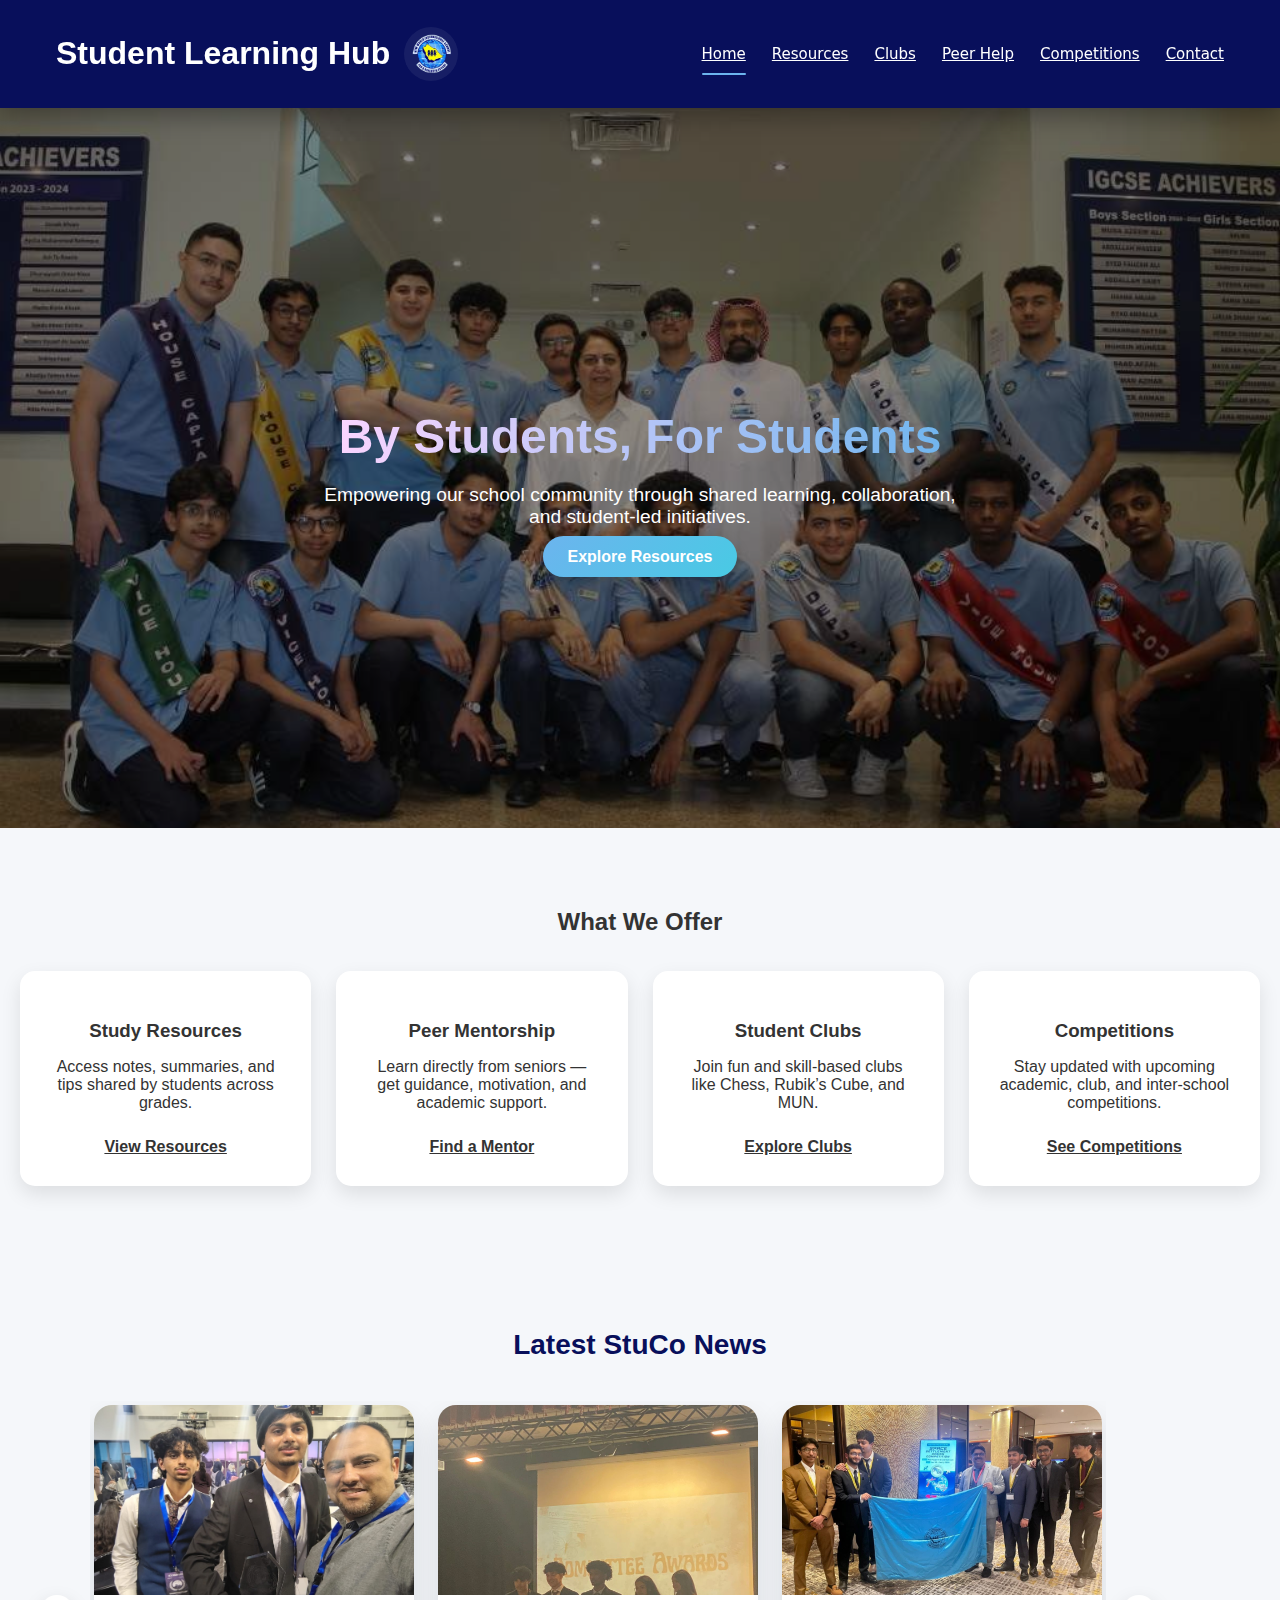
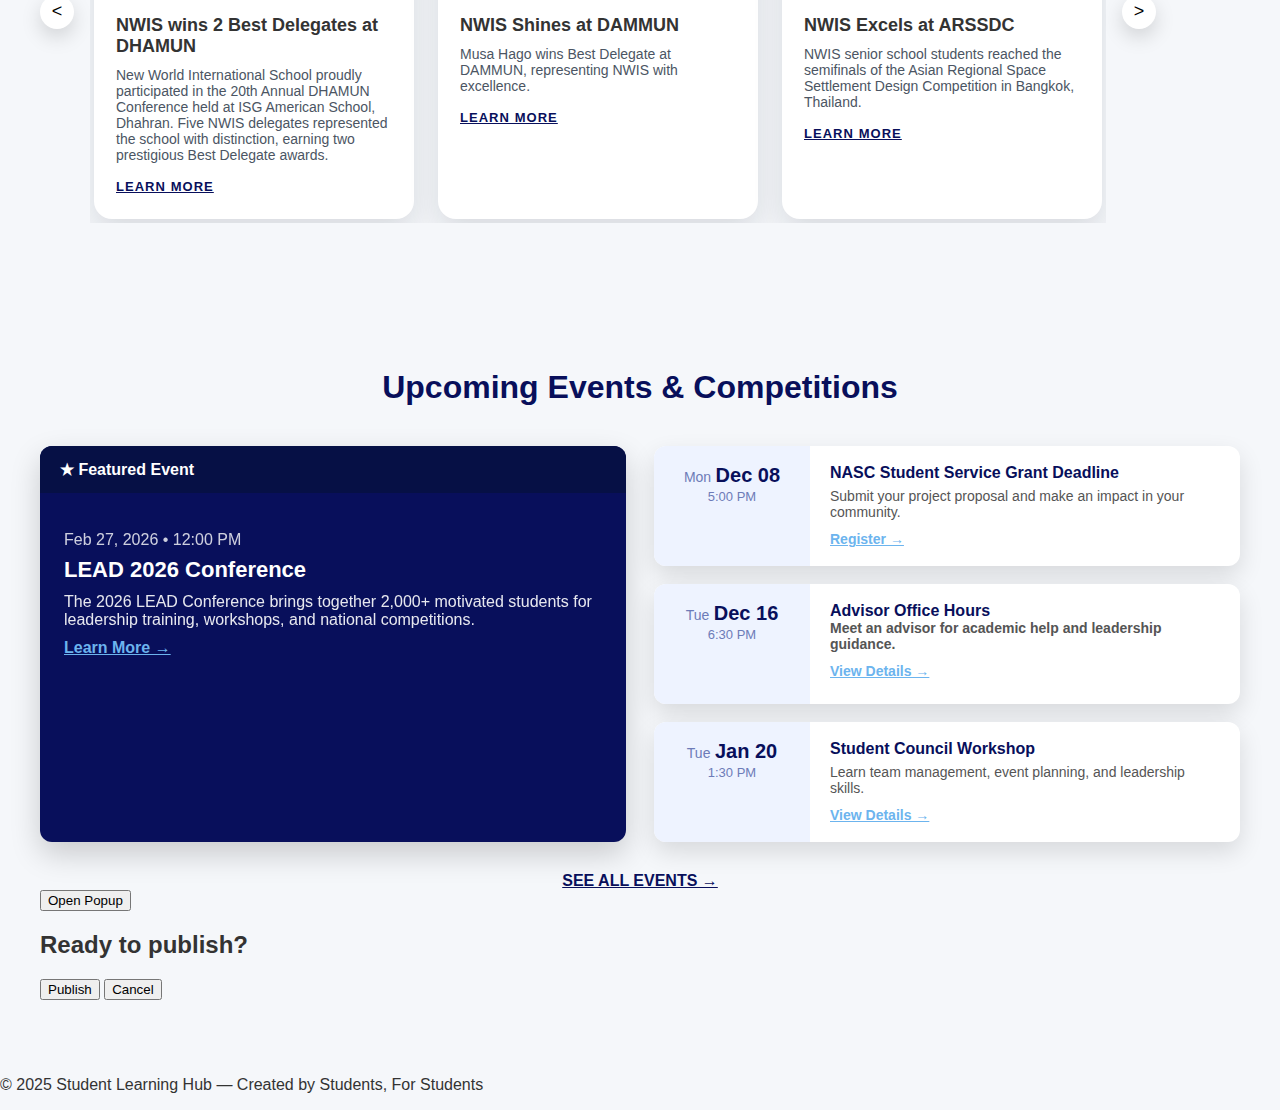
<file: index.html>
<!DOCTYPE html>
<html lang="en">
<head>
    <meta charset="UTF-8">
    <meta name="viewport" content="width=device-width, initial-scale=1.0">
    <title>Student Learning Hub</title>
    <link rel="stylesheet" href="styles.css">
</head>
<body>

    <header>
        <nav class="navbar">
            <div class="usman">
                 <h1 class="logo">Student Learning Hub</h1>
                 <img class='nwis'src="nwislogo">
            </div>
            <ul class="nav-links">
                <li><a href="index.html" class="active">Home</a></li>
                <li><a href="resources.html">Resources</a></li>
                <li><a href="clubs.html">Clubs</a></li>
                <li><a href="mentorship.html">Peer Help</a></li>
                <li><a href="competitions.html">Competitions</a></li>
                <li><a href="contact.html">Contact</a></li>
            </ul>
            <div class="hamburger" id="hamburger">☰</div>
        </nav>
    </header>

    <!-- HERO SECTION -->
    <section class="hero">
        <div class="hero-content">
            <h2>By Students, For Students</h2>
            <p>Empowering our school community through shared learning, collaboration, and student-led initiatives.</p>
            <a href="resources.html" class="btn">Explore Resources</a>
          
        </div>
    </section>
  
    <!-- FEATURES SECTION -->
    <section class="features">
        <h2 class="section-title">What We Offer</h2>

        <div class="feature-grid">
            <div class="feature-card">
                <h3> Study Resources</h3>
                <p>Access notes, summaries, and tips shared by students across grades.</p>
                <a href="resources.html" class="feature-btn">View Resources</a>
            </div>

            <div class="feature-card">
                <h3> Peer Mentorship</h3>
                <p>Learn directly from seniors — get guidance, motivation, and academic support.</p>
                <a href="mentorship.html" class="feature-btn">Find a Mentor</a>
            </div>

            <div class="feature-card">
                <h3> Student Clubs</h3>
                <p>Join fun and skill-based clubs like Chess, Rubik’s Cube, and MUN.</p>
                <a href="clubs.html" class="feature-btn">Explore Clubs</a>
            </div>

            <div class="feature-card">
                <h3> Competitions</h3>
                <p>Stay updated with upcoming academic, club, and inter-school competitions.</p>
                <a href="competitions.html" class="feature-btn">See Competitions</a>
            </div>
        </div>
    </section>


    <section class="news-section">
  <h2 class="news-title">Latest StuCo News</h2>

  <div class="news-carousel">
    <button class="news-arrow news-arrow-left">&lt;</button>

    <div class="news-track">

      <!-- Card 1 -->
      <article class="news-card">
        <img src="bestdelegate.png" alt="News 1" class="news-image">
        <div class="news-content">
          <h3>NWIS wins 2 Best Delegates at DHAMUN</h3>
          <p class="news-desc">
            New World International School proudly participated in the 20th Annual DHAMUN
            Conference held at ISG American School, Dhahran. Five NWIS delegates represented
            the school with distinction, earning two prestigious Best Delegate awards.
          </p>
          <a href="dhamun.html" class="news-link">Learn more</a>
        </div>
      </article>

      <!-- Card 2 -->
      <article class="news-card">
        <img src="WhatsApp Image 2025-12-07 at 11.17.13 PM.jpeg" alt="News 2" class="news-image">
        <div class="news-content">
          <h3>NWIS Shines at DAMMUN</h3>
          <p class="news-desc">
            Musa Hago wins Best Delegate at DAMMUN, representing NWIS with excellence.
          </p>
          <a href="dammun.html" class="news-link">Learn more</a>
        </div>
      </article>

      <!-- Card 3 -->
      <article class="news-card">
        <img src="WhatsApp Image 2026-02-02 at 8.09.27 AM.jpeg" alt="News 3" class="news-image">
        <div class="news-content">
          <h3>NWIS Excels at ARSSDC</h3>
          <p class="news-desc">
            NWIS senior school students reached the semifinals of the Asian Regional Space
            Settlement Design Competition in Bangkok, Thailand.
          </p>
          <a href="arssdc.html" class="news-link">Learn more</a>
        </div>
      </article>

    </div>

    <button class="news-arrow news-arrow-right">&gt;</button>
  </div>
</section>


    





  <section class="events-section">
    <h2 class="events-title">Upcoming Events & Competitions</h2>

    <div class="events-layout">

        <!-- FEATURED EVENT -->
        <div class="featured-event">
            <div class="featured-header">
                ★ Featured Event
            </div>

            <div class="featured-body">
                <p class="event-date">Feb 27, 2026 • 12:00 PM</p>
                <h3 class="event-title">LEAD 2026 Conference</h3>
                <p class="event-desc">
                    The 2026 LEAD Conference brings together 2,000+ motivated students 
                    for leadership training, workshops, and national competitions.
                </p>
                <a href="#" class="event-link">Learn More →</a>
            </div>
        </div>

        <!-- SIDE EVENTS -->
        <div class="side-events">

            <!-- Event Card -->
            <div class="event-card">
                <div class="event-date-box">
                    <span class="event-day">Mon</span>
                    <span class="event-date-big">Dec 08</span>
                    <span class="event-time">5:00 PM</span>
                </div>

                <div class="event-info">
                    <h4 class="side-title">NASC Student Service Grant Deadline</h4>
                    <p class="side-details">Submit your project proposal and make an impact in your community.</p>
                    <a href="#" class="side-link">Register →</a>
                </div>
            </div>

            <!-- Event Card -->
            <div class="event-card">
                <div class="event-date-box">
                    <span class="event-day">Tue</span>
                    <span class="event-date-big">Dec 16</span>
                    <span class="event-time">6:30 PM</span>
                </div>

                <div class="event-info">
                    <h4 class="side-title">Advisor Office Hours</hh4>
                    <p class="side-details">Meet an advisor for academic help and leadership guidance.</p>
                    <a href="#" class="side-link">View Details →</a>
                </div>
            </div>

            <!-- Event Card -->
            <div class="event-card">
                <div class="event-date-box">
                    <span class="event-day">Tue</span>
                    <span class="event-date-big">Jan 20</span>
                    <span class="event-time">1:30 PM</span>
                </div>

                <div class="event-info">
                    <h4 class="side-title">Student Council Workshop</h4>
                    <p class="side-details">Learn team management, event planning, and leadership skills.</p>
                    <a href="#" class="side-link">View Details →</a>
                </div>
            </div>

        </div>

    </div>

    <div class="events-footer">
        <a href="competitions.html" class="events-all">SEE ALL EVENTS →</a>
    </div
        <!-- JOIN CLUB POPUP -->
<!-- JOIN CLUB POPUP -->
<button onclick="openPopup()">Open Popup</button>

<!-- Popup -->
<div id="popup" class="popup">
  <div class="popup-content">
    <h2>Ready to publish?</h2>
    <button onclick="publish()">Publish</button>
    <button class="close" onclick="closePopup()">Cancel</button>
  </div>
</div>



      
</section>

<script>
  const track = document.querySelector('.news-track');
  const leftBtn = document.querySelector('.news-arrow-left');
  const rightBtn = document.querySelector('.news-arrow-right');

  const scrollAmount = 340; // roughly card width

  rightBtn.addEventListener('click', () => {
    track.scrollBy({ left: scrollAmount, behavior: 'smooth' });
  });

  leftBtn.addEventListener('click', () => {
    track.scrollBy({ left: -scrollAmount, behavior: 'smooth' });
  });



document.getElementById("hamburger").onclick = () => {
  document.querySelector(".nav-links").classList.toggle("show");
};



  document.addEventListener("DOMContentLoaded", () => {
    const popup = document.getElementById("joinPopup");
    const closeBtn = document.getElementById("closePopup");
    const resetBtn = document.getElementById("resetPopup");

    // Safety checks (prevents silent failure)
    if (!popup || !closeBtn) return;

    // Show popup only if not dismissed
    const dismissed = localStorage.getItem("popupDismissed") === "true";
    if (!dismissed) {
      popup.classList.add("is-open");
      popup.setAttribute("aria-hidden", "false");
    }

    function closePopup() {
      popup.classList.remove("is-open");
      popup.setAttribute("aria-hidden", "true");
      localStorage.setItem("popupDismissed", "true");
    }

    // Close button (click + touch)
    closeBtn.addEventListener("click", closePopup);
    closeBtn.addEventListener("touchstart", (e) => { e.preventDefault(); closePopup(); }, { passive: false });

    // Close when clicking outside the card
    popup.addEventListener("click", (e) => {
      if (e.target === popup) closePopup();
    });

    // Debug / reset button (remove later)
    if (resetBtn) {
      resetBtn.addEventListener("click", () => {
        localStorage.removeItem("popupDismissed");
        popup.classList.add("is-open");
        popup.setAttribute("aria-hidden", "false");
      });
    }
  });



<script src="https://cdn.jsdelivr.net/npm/canvas-confetti@1.6.0/dist/confetti.browser.min.js"></script>

    <script>
    
 function openPopup() {
  document.getElementById("popup").style.display = "flex";
}

function closePopup() {
  document.getElementById("popup").style.display = "none";
}

function publish() {
  // Trigger confetti
  confetti({
    particleCount: 150,
    spread: 70,
    origin: { y: 0.6 }
  });

  // Optional: close popup after confetti
  setTimeout(() => {
    closePopup();
  }, 1000);
}
    </script>

    
</script>




    

    <!-- FOOTER -->
 <footer class="footer">
        <p>© 2025 Student Learning Hub — Created by Students, For Students</p>
</footer>

    <!-- ================= MUN ANNOUNCEMENT POPUP ================= -->


</body>

    

  </div>
</div>
</html>
</file>
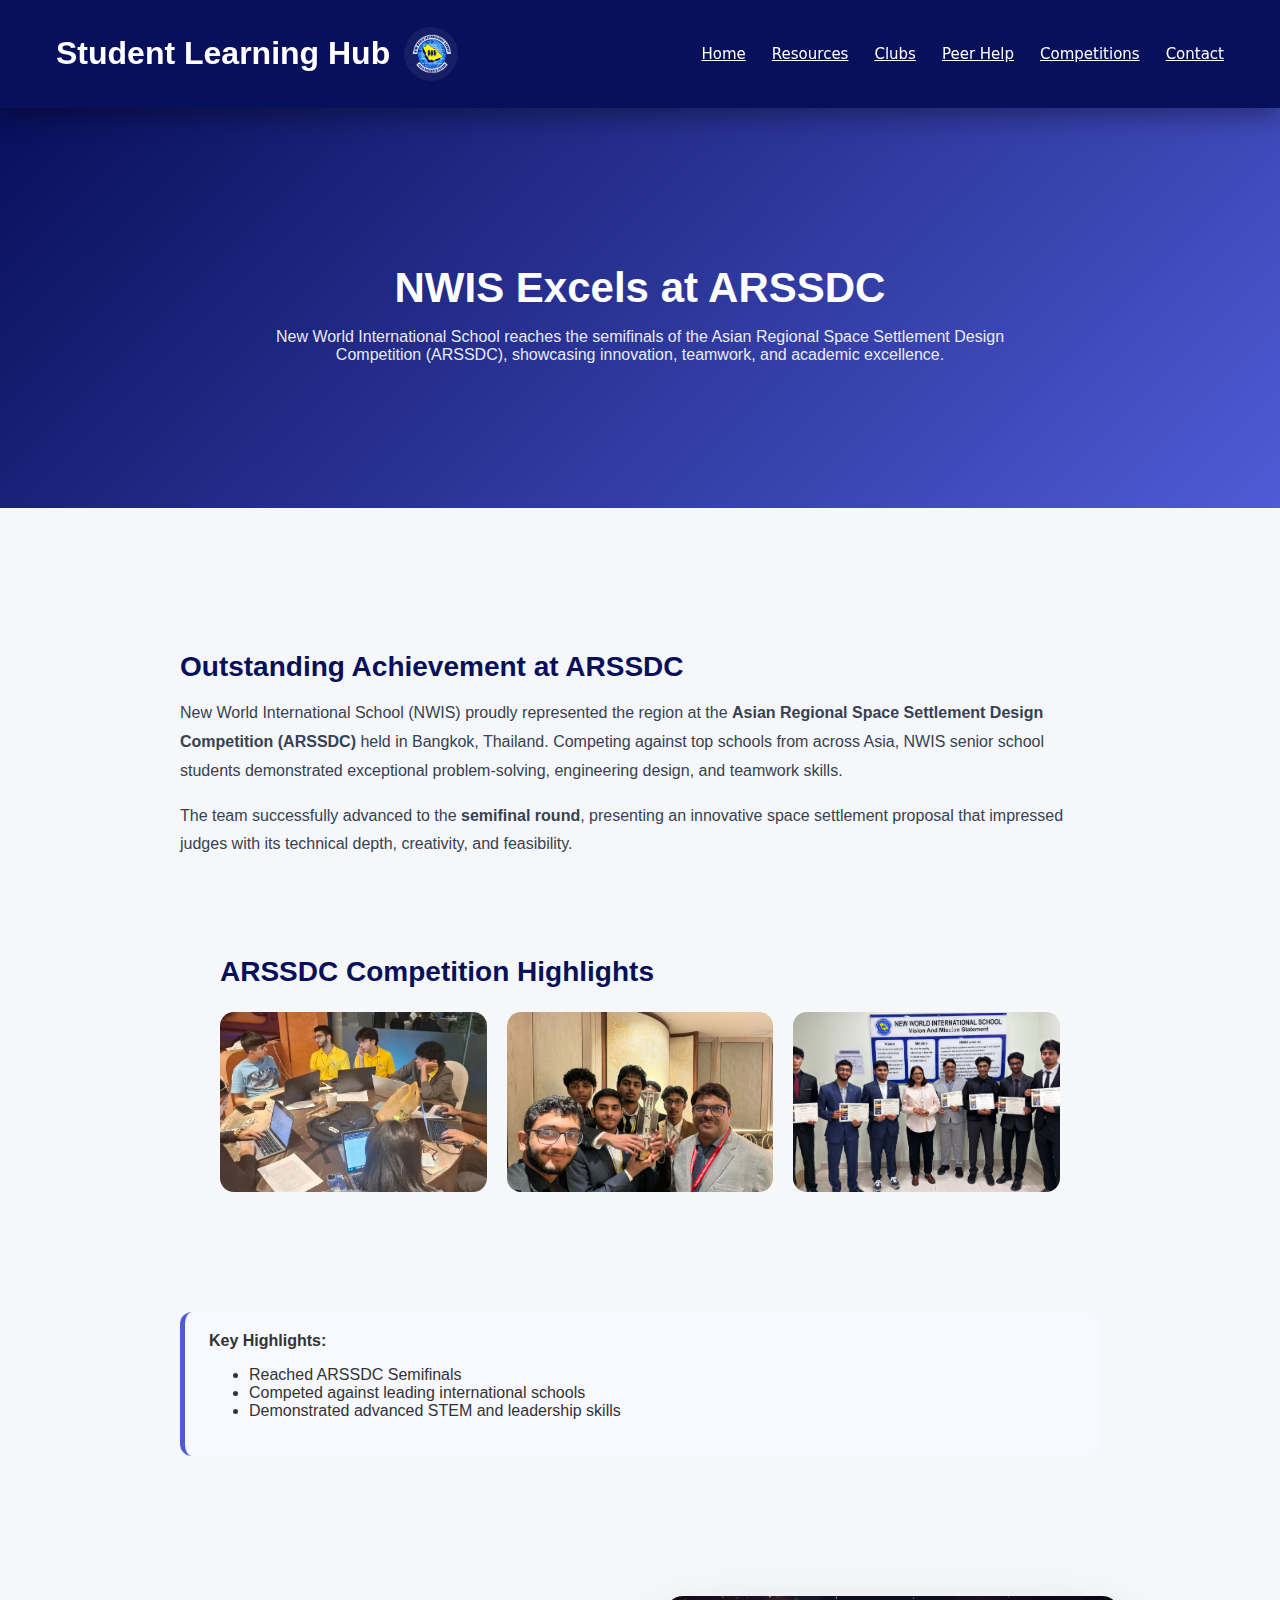
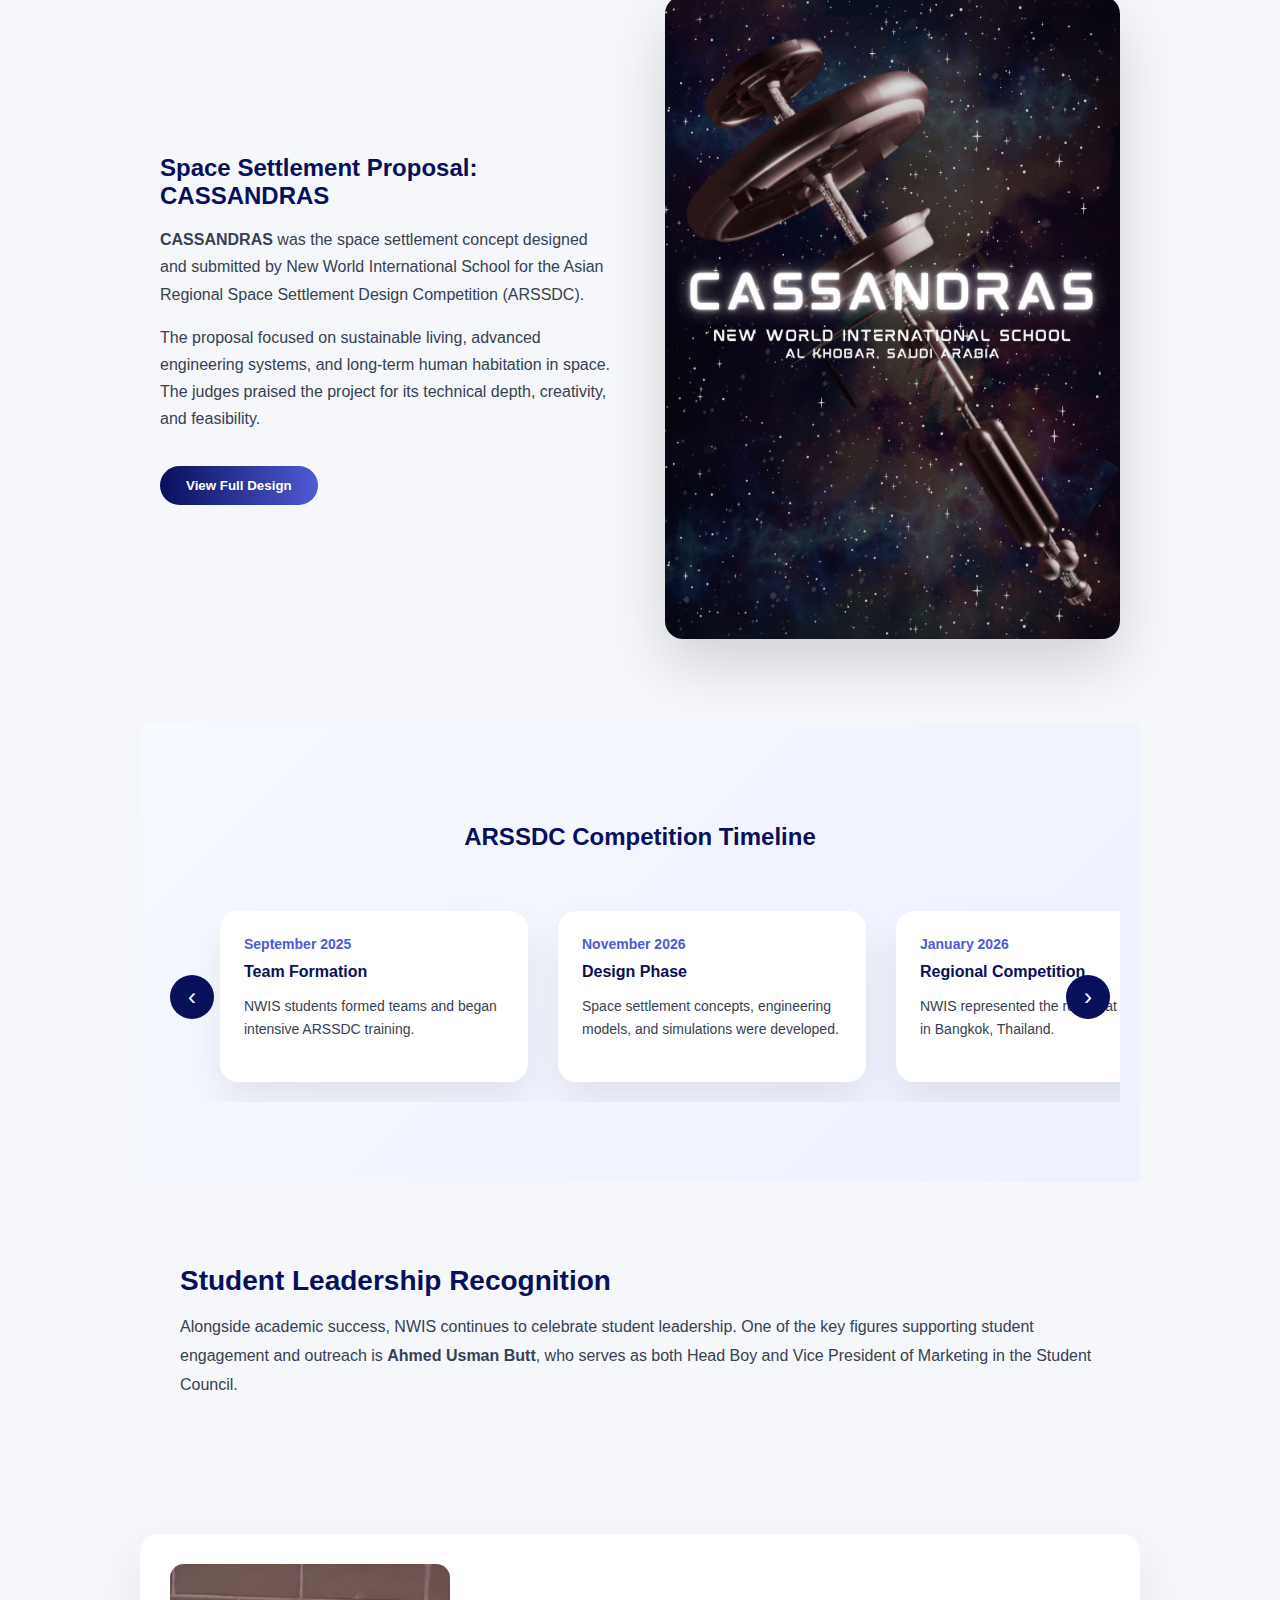
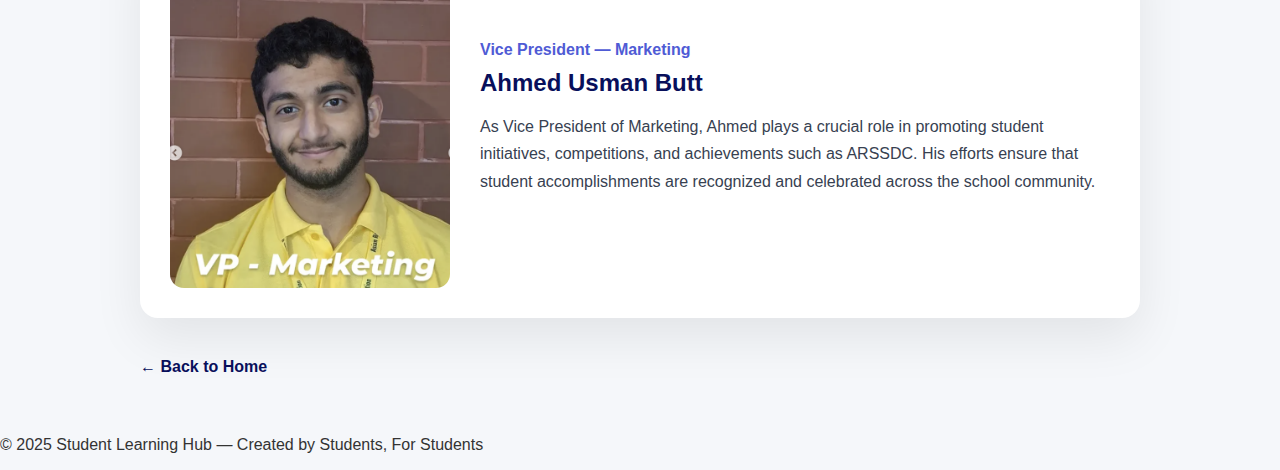
<file: arssdc.html>
<!DOCTYPE html>
<html lang="en">
<head>
  <meta charset="UTF-8" />
  <meta name="viewport" content="width=device-width, initial-scale=1.0" />
  <title>NWIS Excels at ARSSDC | Student Learning Hub</title>
  <link rel="stylesheet" href="styles.css" />

  <style>
    /* HERO */
    .news-hero {
      height: 360px;
      background: linear-gradient(135deg, #080f5b, #4f5bd5);
      color: white;
      display: flex;
      align-items: center;
      justify-content: center;
      text-align: center;
      padding: 20px;
    }

    .news-hero h1 {
      font-size: 42px;
      margin-bottom: 10px;
    }

    .news-hero p {
      max-width: 750px;
      opacity: 0.9;
      font-size: 16px;
    }

    /* CONTENT */
    .news-page {
      max-width: 1000px;
      margin: 60px auto;
      padding: 0 20px;
    }

    .news-section {
      margin-bottom: 60px;
    }

    .news-section h2 {
      color: #080f5b;
      font-size: 28px;
      margin-bottom: 16px;
    }

    .news-section p {
      color: #374151;
      line-height: 1.8;
      margin-bottom: 14px;
    }

    /* HIGHLIGHT BOX */
    .highlight-box {
      background: #f7f9ff;
      border-left: 5px solid #4f5bd5;
      padding: 20px 24px;
      border-radius: 12px;
      margin-top: 20px;
    }

    /* VP SECTION */
    .vp-feature {
      display: grid;
      grid-template-columns: 280px 1fr;
      gap: 30px;
      background: #ffffff;
      padding: 30px;
      border-radius: 18px;
      box-shadow: 0 20px 50px rgba(0,0,0,0.08);
      align-items: center;
    }

    .vp-feature img {
      width: 100%;
      border-radius: 14px;
    }

    .vp-feature h3 {
      margin: 0;
      color: #080f5b;
      font-size: 24px;
    }

    .vp-feature span {
      color: #4f5bd5;
      font-weight: 600;
      display: block;
      margin-bottom: 10px;
    }

    .vp-feature p {
      color: #374151;
      line-height: 1.7;
    }

    .back-link {
      display: inline-block;
      margin-top: 40px;
      font-weight: 600;
      color: #080f5b;
      text-decoration: none;
    }

    /* FADE */
    .fade {
      opacity: 0;
      transform: translateY(40px);
      transition: all 0.7s ease;
    }

    .fade.active {
      opacity: 1;
      transform: translateY(0);
    }

    /* MOBILE */
    @media (max-width: 768px) {
      .news-hero h1 {
        font-size: 32px;
      }

      .vp-feature {
        grid-template-columns: 1fr;
        text-align: center;
      }




    }


    .gallery-grid {
  display: grid;
  grid-template-columns: repeat(auto-fit, minmax(220px, 1fr));
  gap: 20px;
  margin-top: 24px;
}

.gallery-img {
  width: 100%;
  height: 180px;
  object-fit: cover;
  border-radius: 14px;
  cursor: pointer;
  transition: transform 0.3s ease;
}

.gallery-img:hover {
  transform: scale(1.04);
}

/* MODAL */
.image-modal {
  position: fixed;
  top: 0;
  left: 0;
  width: 100%;
  height: 100%;
  background: rgba(0,0,0,0.85);
  display: none;
  justify-content: center;
  align-items: center;
  z-index: 2000;
}

.image-modal.active {
  display: flex;
}

.modal-img {
  max-width: 90%;
  max-height: 85%;
  border-radius: 12px;
}

.close-modal {
  position: absolute;
  top: 30px;
  right: 40px;
  font-size: 36px;
  color: white;
  cursor: pointer;
}
.timeline-section {
  padding: 80px 20px;
  background: linear-gradient(135deg, #f7f9ff, #eef2ff);
  text-align: center;
}

.timeline-section h2 {
  margin-bottom: 40px;
  color: #080f5b;
}

/* WRAPPER */
.timeline-wrapper {
  position: relative;
  max-width: 1100px;
  margin: auto;
  overflow: hidden;
}

/* TRACK */
.timeline-track {
  display: flex;
  gap: 30px;
  overflow-x: auto;
  scroll-behavior: smooth;
  padding: 20px 60px;
}

.timeline-track::-webkit-scrollbar {
  display: none;
}

/* CARD */
.timeline-card {
  min-width: 260px;
  background: white;
  padding: 24px;
  border-radius: 18px;
  box-shadow: 0 20px 40px rgba(0,0,0,0.08);
  text-align: left;
  position: relative;
  transition: transform 0.3s ease;
}

.timeline-card:hover {
  transform: translateY(-8px);
}

.timeline-year {
  font-size: 14px;
  font-weight: 700;
  color: #4f5bd5;
}

.timeline-card h4 {
  margin: 10px 0;
  color: #080f5b;
}

.timeline-card p {
  font-size: 14px;
  color: #374151;
  line-height: 1.6;
}

/* HIGHLIGHT CARD */
.timeline-card.highlight {
  border: 2px solid #4f5bd5;
  background: linear-gradient(135deg, #eef2ff, #ffffff);
}

/* BUTTONS */
.timeline-btn {
  position: absolute;
  top: 50%;
  transform: translateY(-50%);
  background: #080f5b;
  color: white;
  border: none;
  width: 44px;
  height: 44px;
  border-radius: 50%;
  font-size: 24px;
  cursor: pointer;
  z-index: 10;
}

.timeline-btn.left {
  left: 10px;
}

.timeline-btn.right {
  right: 10px;
}

/* MOBILE FALLBACK */
@media (max-width: 768px) {
  .timeline-track {
    flex-direction: column;
    padding: 20px;
  }

  .timeline-btn {
    display: none;
  }
}
.project-showcase {
  display: grid;
  grid-template-columns: 1fr 1fr;
  gap: 50px;
  max-width: 1100px;
  margin: 80px auto;
  padding: 0 20px;
  align-items: center;
}

.project-text h2 {
  color: #080f5b;
  margin-bottom: 16px;
}

.project-text p {
  color: #374151;
  line-height: 1.7;
  margin-bottom: 14px;
}

.view-project-btn {
  margin-top: 20px;
  padding: 12px 26px;
  border-radius: 999px;
  border: none;
  background: linear-gradient(90deg, #080f5b, #4f5bd5);
  color: white;
  font-weight: 700;
  cursor: pointer;
}

.project-image img {
  width: 100%;
  border-radius: 18px;
  box-shadow: 0 25px 60px rgba(0,0,0,0.15);
  cursor: pointer;
}

/* MOBILE */
@media (max-width: 768px) {
  .project-showcase {
    grid-template-columns: 1fr;
    text-align: center;
  }
}



  </style>
</head>
<body>

<!-- NAVBAR -->
<header>
  <nav class="navbar">
    <div class="usman">
      <h1 class="logo">Student Learning Hub</h1>
      <img class="nwis" src="nwislogo" alt="School logo">
    </div>
    <ul class="nav-links">
      <li><a href="index.html">Home</a></li>
      <li><a href="resources.html">Resources</a></li>
      <li><a href="clubs.html">Clubs</a></li>
      <li><a href="mentorship.html">Peer Help</a></li>
      <li><a href="competitions.html">Competitions</a></li>
      <li><a href="contact.html">Contact</a></li>
    </ul>
    <div class="hamburger" id="hamburger">☰</div>
  </nav>
</header>

<!-- HERO -->
<section class="news-hero">
  <div>
    <h1>NWIS Excels at ARSSDC</h1>
    <p>
      New World International School reaches the semifinals of the
      Asian Regional Space Settlement Design Competition (ARSSDC),
      showcasing innovation, teamwork, and academic excellence.
    </p>
  </div>
</section>

<!-- CONTENT -->
<section class="news-page fade">

  <!-- MAIN STORY -->
  <div class="news-section">
    <h2>Outstanding Achievement at ARSSDC</h2>
    <p>
      New World International School (NWIS) proudly represented the region
      at the <strong>Asian Regional Space Settlement Design Competition (ARSSDC)</strong>
      held in Bangkok, Thailand. Competing against top schools from across Asia,
      NWIS senior school students demonstrated exceptional problem-solving,
      engineering design, and teamwork skills.
    </p>

    <p>
      The team successfully advanced to the <strong>semifinal round</strong>,
      presenting an innovative space settlement proposal that impressed judges
      with its technical depth, creativity, and feasibility.
    </p>

    <section class="news-section">
  <h2>ARSSDC Competition Highlights</h2>

  <div class="gallery-grid">
    <img src="arssdc.jpg" alt="ARSSDC Team Work" class="gallery-img">
    <img src="celebration.jpg" alt="celebration" class="gallery-img">
    <img src="FIRST.jpg" alt="Awards" class="gallery-img">
  </div>
</section>

<!-- IMAGE MODAL -->
<div class="image-modal" id="imageModal">
  <span class="close-modal" id="closeModal">&times;</span>
  <img class="modal-img" id="modalImg">
</div>


    <div class="highlight-box">
      <strong>Key Highlights:</strong>
      <ul>
        <li>Reached ARSSDC Semifinals</li>
        <li>Competed against leading international schools</li>
        <li>Demonstrated advanced STEM and leadership skills</li>
      </ul>
    </div>
  </div>

  <section class="project-showcase">
  <div class="project-text">
    <h2>Space Settlement Proposal: CASSANDRAS</h2>
    <p>
      <strong>CASSANDRAS</strong> was the space settlement concept designed and
      submitted by New World International School for the Asian Regional Space
      Settlement Design Competition (ARSSDC).
    </p>
    <p>
      The proposal focused on sustainable living, advanced engineering systems,
      and long-term human habitation in space. The judges praised the project
      for its technical depth, creativity, and feasibility.
    </p>

    <button class="view-project-btn" id="openCassandras">
      View Full Design
    </button>
  </div>

  <div class="project-image">
    <img
      src="cassandras.png"
      alt="CASSANDRAS Space Settlement Design"
      id="cassandrasThumb"
    >
  </div>
</section>

<!-- PROJECT MODAL -->
<div class="image-modal" id="cassandrasModal">
  <span class="close-modal" id="closeCassandras">&times;</span>
  <img class="modal-img" src="cassandras.png" alt="CASSANDRAS Full View">
</div>

  <section class="timeline-section">
  <h2>ARSSDC Competition Timeline</h2>

  <div class="timeline-wrapper">
    <button class="timeline-btn left" id="scrollLeft">‹</button>

    <div class="timeline-track" id="timelineTrack">

      <div class="timeline-card">
        <span class="timeline-year">September 2025</span>
        <h4>Team Formation</h4>
        <p>NWIS students formed teams and began intensive ARSSDC training.</p>
      </div>

      <div class="timeline-card">
        <span class="timeline-year">November 2026</span>
        <h4>Design Phase</h4>
        <p>Space settlement concepts, engineering models, and simulations were developed.</p>
      </div>

      <div class="timeline-card">
        <span class="timeline-year">January 2026</span>
        <h4>Regional Competition</h4>
        <p>NWIS represented the region at ARSSDC in Bangkok, Thailand.</p>
      </div>

      <div class="timeline-card highlight">
        <span class="timeline-year">Result</span>
        <h4>Semifinalists</h4>
        <p>Advanced to semifinals, competing against top Asian schools.</p>
      </div>

    </div>

    <button class="timeline-btn right" id="scrollRight">›</button>
  </div>
</section>


  <!-- STUDENT COUNCIL NOTE -->
  <div class="news-section">
    <h2>Student Leadership Recognition</h2>
    <p>
      Alongside academic success, NWIS continues to celebrate student leadership.
      One of the key figures supporting student engagement and outreach is
      <strong>Ahmed Usman Butt</strong>, who serves as both Head Boy and
      Vice President of Marketing in the Student Council.
    </p>
  </div>

  <!-- VP FEATURE -->
  <div class="vp-feature">
    <img src="butt.png" alt="Ahmed Usman Butt">

    <div>
      <span>Vice President — Marketing</span>
      <h3>Ahmed Usman Butt</h3>

      <p>
        As Vice President of Marketing, Ahmed plays a crucial role in promoting
        student initiatives, competitions, and achievements such as ARSSDC.
        His efforts ensure that student accomplishments are recognized
        and celebrated across the school community.
      </p>
    </div>
  </div>

  <a href="index.html" class="back-link">← Back to Home</a>
</section>

<footer class="footer">
  <p>© 2025 Student Learning Hub — Created by Students, For Students</p>
</footer>

<script>
  document.getElementById("hamburger").onclick = () => {
    document.querySelector(".nav-links").classList.toggle("show");
  };

  window.addEventListener("load", () => {
    document.querySelector(".fade").classList.add("active");
  });

  
  const images = document.querySelectorAll(".gallery-img");
  const modal = document.getElementById("imageModal");
  const modalImg = document.getElementById("modalImg");
  const closeModal = document.getElementById("closeModal");

  images.forEach(img => {
    img.addEventListener("click", () => {
      modal.classList.add("active");
      modalImg.src = img.src;
    });
  });

  closeModal.onclick = () => modal.classList.remove("active");

  modal.onclick = e => {
    if (e.target === modal) modal.classList.remove("active");
  };
  
  const track = document.getElementById("timelineTrack");
  const leftBtn = document.getElementById("scrollLeft");
  const rightBtn = document.getElementById("scrollRight");

  const scrollAmount = 300;

  leftBtn.onclick = () => {
    track.scrollBy({ left: -scrollAmount, behavior: "smooth" });
  };

  rightBtn.onclick = () => {
    track.scrollBy({ left: scrollAmount, behavior: "smooth" });
  };






</script>

</body>
</html>
</file>
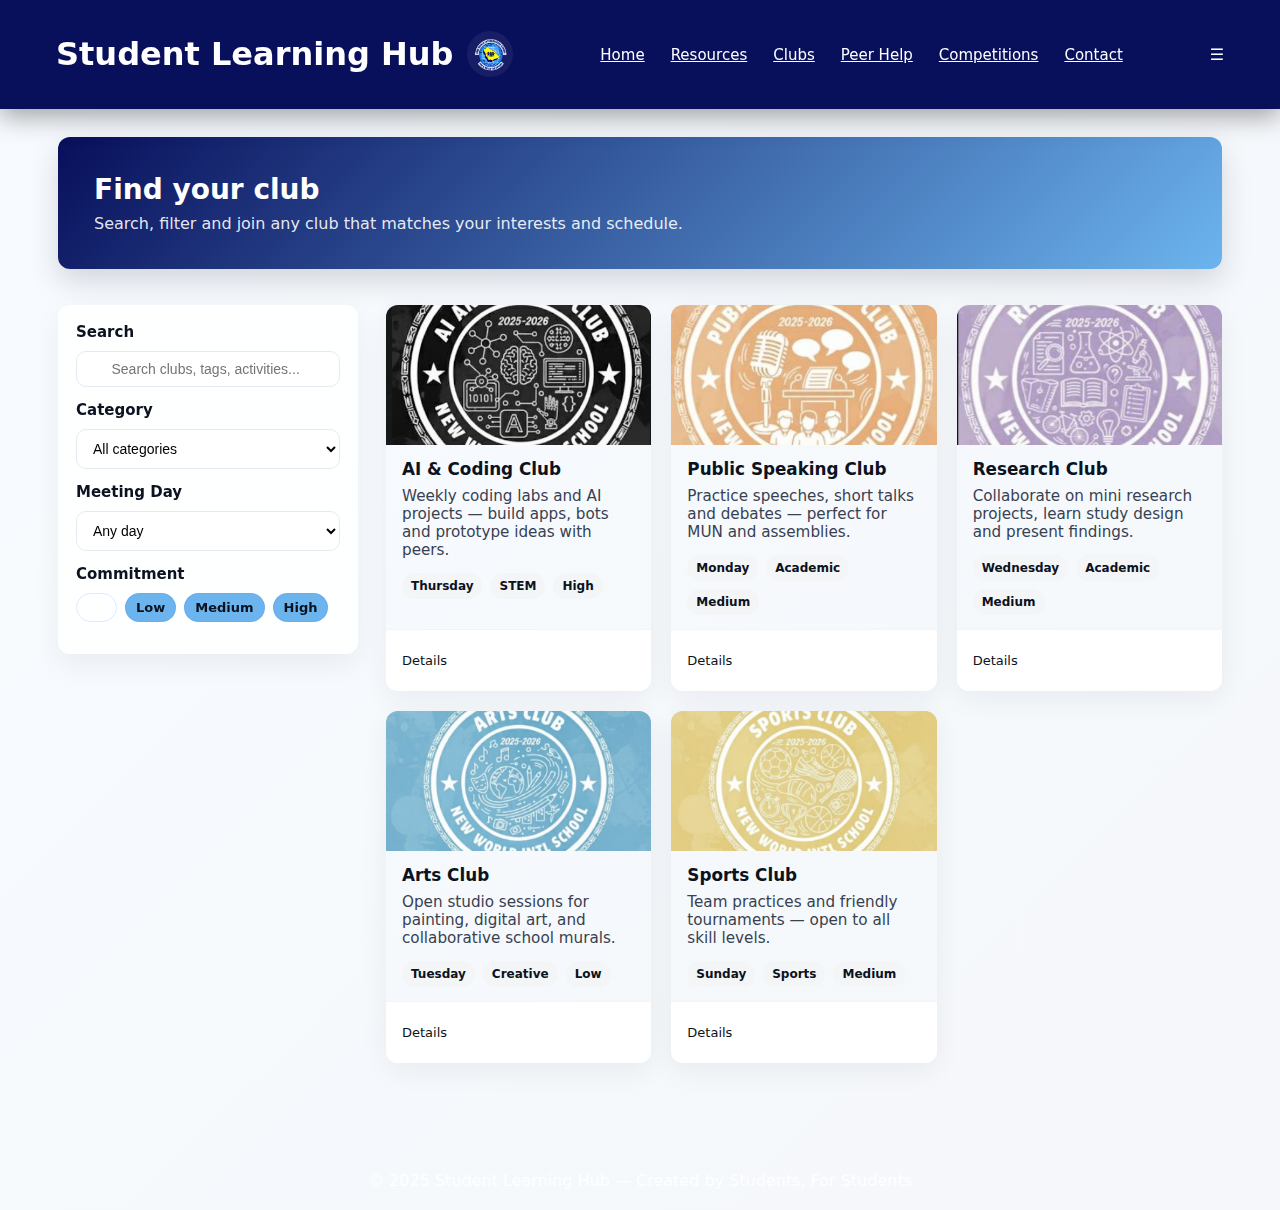
<file: clubs.html>
<!DOCTYPE html>
<html lang="en">
<head>
  <meta charset="utf-8" />
  <meta name="viewport" content="width=device-width,initial-scale=1" />
  <title>Clubs — Student Learning Hub</title>

  <!-- Embedded CSS (portal-style, matches mentorship theme) -->
  <style>
    :root {
--primary-color: #080f5b;
--accent-color: #6cb4ee;
--card-bg: #ffffff;
--text-dark: #111;
--text-light: #fff;
--tag-bg: #f1f3f6;
--tag-accent: #48cae4;
--hover-shadow: rgba(0,0,0,0.15);
}

    /* Reset + layout */
    *{box-sizing:border-box}
    body{
      margin:0;
      font-family: Inter, system-ui, -apple-system, "Segoe UI", Roboto, "Helvetica Neue", Arial;
      background: linear-gradient(135deg,#f7fbff,#f5f7fa);
      color:#0b1220;
      -webkit-font-smoothing:antialiased;
    }

    /* NAV */
   .navbar {
  background: var(--primary-color);
  color: var(--text-light);
  padding: 14px 56px;
  display: flex;
  justify-content: space-between;
  align-items: center;
  position: sticky;
  top: 0;
  z-index: 1000;
  box-shadow: 0 8px 24px rgba(0,0,0,0.35);
}

/* Logo + title */
.usman {
  display: flex;
  align-items: center;
  gap: 14px;
}

.nwis {
  width: 46px;
  height: 46px;
  object-fit: contain;
  border-radius: 50%;
  background: #ffffff10;
  padding: 4px;
}

.usman span {
  font-family: "Montserrat", system-ui, -apple-system, BlinkMacSystemFont, "Segoe UI", sans-serif;
  font-size: 22px;
  font-weight: 700;
  letter-spacing: 0.04em;
  text-transform: uppercase;
}

/* Nav links */
.nav-links {
  list-style: none;
  display: flex;
  align-items: center;
  gap: 26px;
  margin: 0;
  padding: 0;
}

.nav-links a {
  position: relative;
  color: var(--text-light);
  font-family: "Inter", system-ui, -apple-system, BlinkMacSystemFont, "Segoe UI", sans-serif;
  font-weight: 500;
  font-size: 15px;
  padding: 6px 0;
}

/* Underline hover + active */
.nav-links a::after {
  content: "";
  position: absolute;
  left: 0;
  bottom: -6px;
  width: 0;
  height: 2px;
  background: var(--accent-color);
  border-radius: 999px;
  transition: width 0.25s ease;
}

.nav-links a:hover::after,
.nav-links a.active::after {
  width: 100%;
}

.nav-links a:hover {
  color: var(--accent-color);
}

/* Optional pill emphasis for one item, e.g. Peer Help */
.nav-links a.highlight {
  padding: 7px 14px;
  border-radius: 999px;
  background: rgba(255,255,255,0.1);
  border: 1px solid rgba(255,255,255,0.25);
}

.nav-links a.highlight:hover {
  background: var(--accent-color);
  color: #02063a;
}
    /* PAGE WRAPPER */
    .page {
      max-width:1200px;
      margin:28px auto;
      padding:0 18px 60px;
      display:grid;
      grid-template-columns: 300px 1fr;
      gap:28px;
      align-items:start;
    }

    /* HERO & SEARCH (top of left column on mobile) */
    .clubs-hero{
      grid-column:1/-1;
      border-radius:12px;
      background: linear-gradient(135deg,var(--primary-color),var(--accent-color));
      color:white;
      padding:36px;
      box-shadow:0 12px 30px rgba(6,9,25,0.15);
      display:flex;
      flex-direction:column;
      gap:8px;
      margin-bottom:8px;
    }
    .clubs-hero h1{font-size:28px;margin:0}
    .clubs-hero p{margin:0;color:rgba(255, 255, 255, 0.9)}

    /* SIDEBAR (filters) */
    .sidebar{
      background: rgba(255,255,255,0.9);
      border-radius:12px;
      padding:18px;
      box-shadow:0 10px 28px rgba(6,9,25,0.06);
      height:fit-content;
      position:sticky;
      top:96px;
    }
    .sidebar h4{margin:0 0 10px 0;font-size:15px;color:var(--primary)}
    .control{margin-bottom:14px}
    .control label{display:block;font-size:13px;color:var(--muted);margin-bottom:6px}
    .control select,.control input[type="checkbox"] + label{
      font-size:14px;
    }
    .select, .search {
      width:100%;
      padding:10px 12px;
      border-radius:10px;
      border:1px solid #e6e9ef;
      background:white;
      font-size:14px;
    }
    .search{
      display:flex;
      gap:8px;
      align-items:center;
    }
    .search input{
      border:0;outline:none;font-size:14px;width:100%;
    }
    .chip-row{display:flex;flex-wrap:wrap;gap:8px;margin-top:8px}
    .chip{
      padding:6px 10px;border-radius:999px;background: #6cb4ee;color:var(--primary);font-weight:600;font-size:13px;border:1px solid rgba(99,139,255,0.2);cursor:pointer}
    .chip.active{background:var(--primary);color:white}

    /* CLUB GRID (right column) */
    .club-grid{
      display:grid;
      grid-template-columns:repeat(auto-fill,minmax(260px,1fr));
      gap:20px;
    }

    /* CLUB CARD (portal card) */
    .club-card{
      background:var(--card);
      border-radius:12px;
      overflow:hidden;
      box-shadow:0 8px 28px rgba(11,18,32,0.06);
      transition:transform .22s ease,box-shadow .22s ease;
      display:flex;
      flex-direction:column;
    }
    .club-card:hover{transform:translateY(-8px);box-shadow:0 18px 48px rgba(11,18,32,0.12)}

    .club-media{
      width:100%;height:140px;object-fit:cover;background:#ddd;
    }
    .club-body{padding:14px 16px;display:flex;flex-direction:column;gap:8px;flex:1}
    .club-name{font-size:1.05rem;color:var(--primary);font-weight:700;margin:0}
    .club-desc{font-size:0.95rem;color:#374151;margin:0}
    .meta-row{display:flex;gap:8px;flex-wrap:wrap;align-items:center;margin-top:6px}
    .badge{font-size:12px;padding:6px 9px;border-radius:999px;background:#f3f5f7;color:#0b1220;font-weight:600}
    .badge.blue{background:linear-gradient(90deg,var(--accent),var(--primary-2));color:white}
    .spacer{flex:1}

    .club-footer{display:flex;gap:10px;align-items:center;padding:12px 16px;border-top:1px solid #f3f4f6;background:#fff}
    .join-btn{
      background:linear-gradient(90deg,var(--accent),var(--primary-2));
      color:white;padding:9px 14px;border-radius:10px;border:0;font-weight:700;cursor:pointer;text-decoration:none}
    .details-link{font-size:13px;color:var(--primary);text-decoration:none}

    /* EMPTY state */
    .empty{
      grid-column:1/-1;
      text-align:center;
      color:var(--muted);
      padding:40px 20px;
      border-radius:12px;
      background:linear-gradient(90deg, rgba(6,30,90,0.03), rgba(99,140,255,0.03));
    }

    /* Responsive */
    @media (max-width:980px){
      .page{grid-template-columns:1fr; padding:0 18px 60px}
      .sidebar{position:relative;top:auto;margin-bottom:12px}
      .clubs-hero{margin-bottom:12px}
    }


    hamburger {
  display: none;
}

@media (max-width: 768px) {

  /* NAVBAR CONTAINER */
  .navbar {
    position: relative;
    padding: 14px 18px;
    height: 64px;
  }

  /* LOGO */
  .logo {
    font-size: 20px;
    line-height: 1.1;
  }

  .usman {
    flex: 1;
    display: flex;
    align-items: center;
    gap: 10px;
  }

  /* HAMBURGER */
  .hamburger {
    display: block;
    font-size: 26px;
    cursor: pointer;
    color: white;
    position: absolute;
    right: 18px;
    top: 50%;
    transform: translateY(-50%);
    z-index: 1100;
  }

  /* NAV LINKS (HIDDEN BY DEFAULT) */
  .nav-links {
    position: absolute;
    top: 64px;
    left: 0;
    width: 100%;
    background: #080f5b;
    flex-direction: column;
    align-items: center;
    display: none;
    padding: 12px 0;
    z-index: 1000;
    animation: slideDown 0.25s ease-out;
  }

  /* SHOW MENU WHEN ACTIVE */
  .nav-links.show {
    display: flex;
  }

  /* NAV ITEMS */
  .nav-links li {
    width: 100%;
    text-align: center;
  }

  .nav-links a {
    display: block;
    padding: 10px 0;
    font-size: 16px;
  }
}

/* SLIDE ANIMATION */
@keyframes slideDown {
  from {
    opacity: 0;
    transform: translateY(-10px);
  }
  to {
    opacity: 1;
    transform: translateY(0);
  }
}
  </style>
</head>
<body>

  <!-- NAV -->
  <header>
    <nav class="navbar">
      <div class="usman">
        <h1 class="logo">Student Learning Hub</h1>
        <img class="nwis" src="nwislogo" alt="School logo">
      </div>
      <ul class="nav-links">
        <li><a href="index.html">Home</a></li>
        <li><a href="resources.html">Resources</a></li>
        <li><a href="clubs.html">Clubs</a></li>
        <li><a href="mentorship.html">Peer Help</a></li>
        <li><a href="competitions.html">Competitions</a></li>
        <li><a href="contact.html">Contact</a></li>
      </ul>
      <div class="hamburger" id="hamburger">☰</div>
    </nav>
  </header>

  <!-- PAGE -->
  <div class="page">

    <!-- HERO (spans full width on top) -->
    <section class="clubs-hero">
      <h1>Find your club</h1>
      <p>Search, filter and join any club that matches your interests and schedule.</p>
    </section>

    <!-- SIDEBAR / FILTERS -->
    <aside class="sidebar" aria-label="Filters">
      <div class="control">
        <h4>Search</h4>
        <div class="search" style="background:#fff;border-radius:10px;border:1px solid #e6e9ef;padding:8px 10px">
          <svg width="16" height="16" viewBox="0 0 24 24" style="opacity:.6"><path fill="currentColor" d="M21 21l-4.35-4.35" /></svg>
          <input id="searchInput" type="text" placeholder="Search clubs, tags, activities..." />
        </div>
      </div>

      <div class="control">
        <h4>Category</h4>
        <select id="filterCategory" class="select" aria-label="Category filter">
          <option value="">All categories</option>
          <option>Academic</option>
          <option>STEM</option>
          <option>Creative</option>
          <option>Sports</option>
          <option>Community</option>
        </select>
      </div>

      <div class="control">
        <h4>Meeting Day</h4>
        <select id="filterDay" class="select" aria-label="Meeting day filter">
          <option value="">Any day</option>
          <option>Monday</option>
          <option>Tuesday</option>
          <option>Wednesday</option>
          <option>Thursday</option>
          <option>Friday</option>
          <option>Saturday</option>
          <option>Sunday</option>
        </select>
      </div>

      <div class="control">
        <h4>Commitment</h4>
        <div class="chip-row">
          <div class="chip" data-difficulty="">All</div>
          <div class="chip" data-difficulty="Low">Low</div>
          <div class="chip" data-difficulty="Medium">Medium</div>
          <div class="chip" data-difficulty="High">High</div>
        </div>
      </div>
    </aside>

    <!-- CLUB GRID -->
    <main>
      <section class="club-grid" id="clubGrid">

        <!-- CLUB: AI & Coding -->
        <article class="club-card" data-name="AI and Coding Club"
                 data-category="STEM" data-day="Thursday" data-difficulty="High"
                 data-tags="coding ai programming robotics">
          <img class="club-media" src="aiandcodingclub.png" alt="AI & Coding">
          <div class="club-body">
            <h3 class="club-name">AI & Coding Club</h3>
            <p class="club-desc">Weekly coding labs and AI projects — build apps, bots and prototype ideas with peers.</p>
            <div class="meta-row">
              <div class="badge">Thursday</div>
              <div class="badge">STEM</div>
              <div class="badge">High</div>
              <div class="spacer"></div>
            </div>
          </div>
          <div class="club-footer">
            <a class="details-link" href="aiandcodingclub.html">Details</a>
            <a class="join-btn" href="#">Join</a>
          </div>
        </article>

        <!-- CLUB: Public Speaking -->
        <article class="club-card" data-name="Public Speaking Club"
                 data-category="Academic" data-day="Monday" data-difficulty="Medium"
                 data-tags="speaking debating mun public-speaking">
          <img class="club-media" src="Screenshot 2025-12-08 120437.png" alt="Public Speaking">
          <div class="club-body">
            <h3 class="club-name">Public Speaking Club</h3>
            <p class="club-desc">Practice speeches, short talks and debates — perfect for MUN and assemblies.</p>
            <div class="meta-row">
              <div class="badge">Monday</div>
              <div class="badge">Academic</div>
              <div class="badge">Medium</div>
              <div class="spacer"></div>
            </div>
          </div>
          <div class="club-footer">
            <a class="details-link" href="publicspeakingclub.html">Details</a>
            <a class="join-btn" href="publicspeakingclub.html">Join</a>
          </div>
        </article>

        <!-- CLUB: Research Club -->
        <article class="club-card" data-name="Research Club"
                 data-category="Academic" data-day="Wednesday" data-difficulty="Medium"
                 data-tags="research science lab papers">
          <img class="club-media" src="researchclub.png" alt="Research">
          <div class="club-body">
            <h3 class="club-name">Research Club</h3>
            <p class="club-desc">Collaborate on mini research projects, learn study design and present findings.</p>
            <div class="meta-row">
              <div class="badge">Wednesday</div>
              <div class="badge">Academic</div>
              <div class="badge">Medium</div>
              <div class="spacer"></div>
            </div>
          </div>
          <div class="club-footer">
            <a class="details-link" href="Research.html">Details</a>
            <a class="join-btn" href="">Join</a>
          </div>
        </article>

        <!-- CLUB: Arts Club -->
        <article class="club-card" data-name="Arts Club"
                 data-category="Creative" data-day="Tuesday" data-difficulty="Low"
                 data-tags="art drawing painting design">
          <img class="club-media" src="artclub.png" alt="Arts">
          <div class="club-body">
            <h3 class="club-name">Arts Club</h3>
            <p class="club-desc">Open studio sessions for painting, digital art, and collaborative school murals.</p>
            <div class="meta-row">
              <div class="badge">Tuesday</div>
              <div class="badge">Creative</div>
              <div class="badge">Low</div>
              <div class="spacer"></div>
            </div>
          </div>
          <div class="club-footer">
            <a class="details-link" href="#">Details</a>
            <a class="join-btn" href="#">Join</a>
          </div>
        </article>

        <!-- CLUB: Sports Club -->
        <article class="club-card" data-name="Sports Club"
                 data-category="Sports" data-day="Sunday" data-difficulty="Medium"
                 data-tags="sports fitness football basketball tennis">
          <img class="club-media" src="sportsclub.png" alt="Sports">
          <div class="club-body">
            <h3 class="club-name">Sports Club</h3>
            <p class="club-desc">Team practices and friendly tournaments — open to all skill levels.</p>
            <div class="meta-row">
              <div class="badge">Sunday</div>
              <div class="badge">Sports</div>
              <div class="badge">Medium</div>
              <div class="spacer"></div>
            </div>
          </div>
          <div class="club-footer">
            <a class="details-link" href="#">Details</a>
            <a class="join-btn" href="#">Join</a>
          </div>
        </article>

      </section>

      <!-- empty state (shown when no clubs match) -->
      <div id="emptyMessage" class="empty" style="display:none">
        No clubs found. Try removing filters or search terms.
      </div>
    </main>
  </div>

  <!-- FOOTER -->
  <footer style="background:linear-gradient(90deg,var(--primary),var(--primary-2));color:white;padding:20px;text-align:center;">
    © 2025 Student Learning Hub — Created by Students, For Students
  </footer>

  <!-- JS: filtering + search + chips -->
  <script>
    const searchInput = document.getElementById('searchInput');
    const filterCategory = document.getElementById('filterCategory');
    const filterDay = document.getElementById('filterDay');
    const chips = document.querySelectorAll('.chip');
    const clubGrid = document.getElementById('clubGrid');
    const clubs = Array.from(document.querySelectorAll('.club-card'));
    const emptyMessage = document.getElementById('emptyMessage');

    let activeDifficulty = '';

    // chip toggles
    chips.forEach(chip=>{
      chip.addEventListener('click', ()=>{
        // "All" chip resets
        if(chip.dataset.difficulty === ''){
          activeDifficulty = '';
          chips.forEach(c=>c.classList.remove('active'));
          chip.classList.add('active');
        } else {
          // toggle active state
          if(chip.classList.contains('active')){
            chip.classList.remove('active');
            activeDifficulty = '';
            document.querySelector('.chip[data-difficulty=""]').classList.add('active');
          } else {
            chips.forEach(c=>c.classList.remove('active'));
            chip.classList.add('active');
            activeDifficulty = chip.dataset.difficulty;
          }
        }
        applyFilters();
      });
    });

    // initial select All
    document.querySelector('.chip[data-difficulty=""]').classList.add('active');

    // filter function
    function applyFilters(){
      const q = searchInput.value.trim().toLowerCase();
      const category = filterCategory.value;
      const day = filterDay.value;

      let visibleCount = 0;

      clubs.forEach(card=>{
        const name = (card.dataset.name||'').toLowerCase();
        const tags = (card.dataset.tags||'').toLowerCase();
        const cat = (card.dataset.category||'');
        const d = (card.dataset.day||'');
        const diff = (card.dataset.difficulty||'');

        const matchesQuery = !q || name.includes(q) || tags.includes(q) || (card.querySelector('.club-desc') && card.querySelector('.club-desc').textContent.toLowerCase().includes(q));
        const matchesCategory = !category || cat === category;
        const matchesDay = !day || d === day;
        const matchesDifficulty = !activeDifficulty || diff === activeDifficulty;

        if(matchesQuery && matchesCategory && matchesDay && matchesDifficulty){
          card.style.display = '';
          visibleCount++;
        } else {
          card.style.display = 'none';
        }
      });

      emptyMessage.style.display = visibleCount ? 'none' : '';
    }

    // events
    [searchInput, filterCategory, filterDay].forEach(el=>el.addEventListener('input', applyFilters));
    // also apply filters initially
    applyFilters();

    // accessible keyboard: press Enter in search to focus grid
    searchInput.addEventListener('keydown', (e)=>{ if(e.key==='Enter'){ applyFilters(); clubGrid.scrollIntoView({behavior:'smooth'}); } });



  
document.getElementById("hamburger").onclick = () => {
  document.querySelector(".nav-links").classList.toggle("show");
};

  </script>


</body>
</html>
</file>
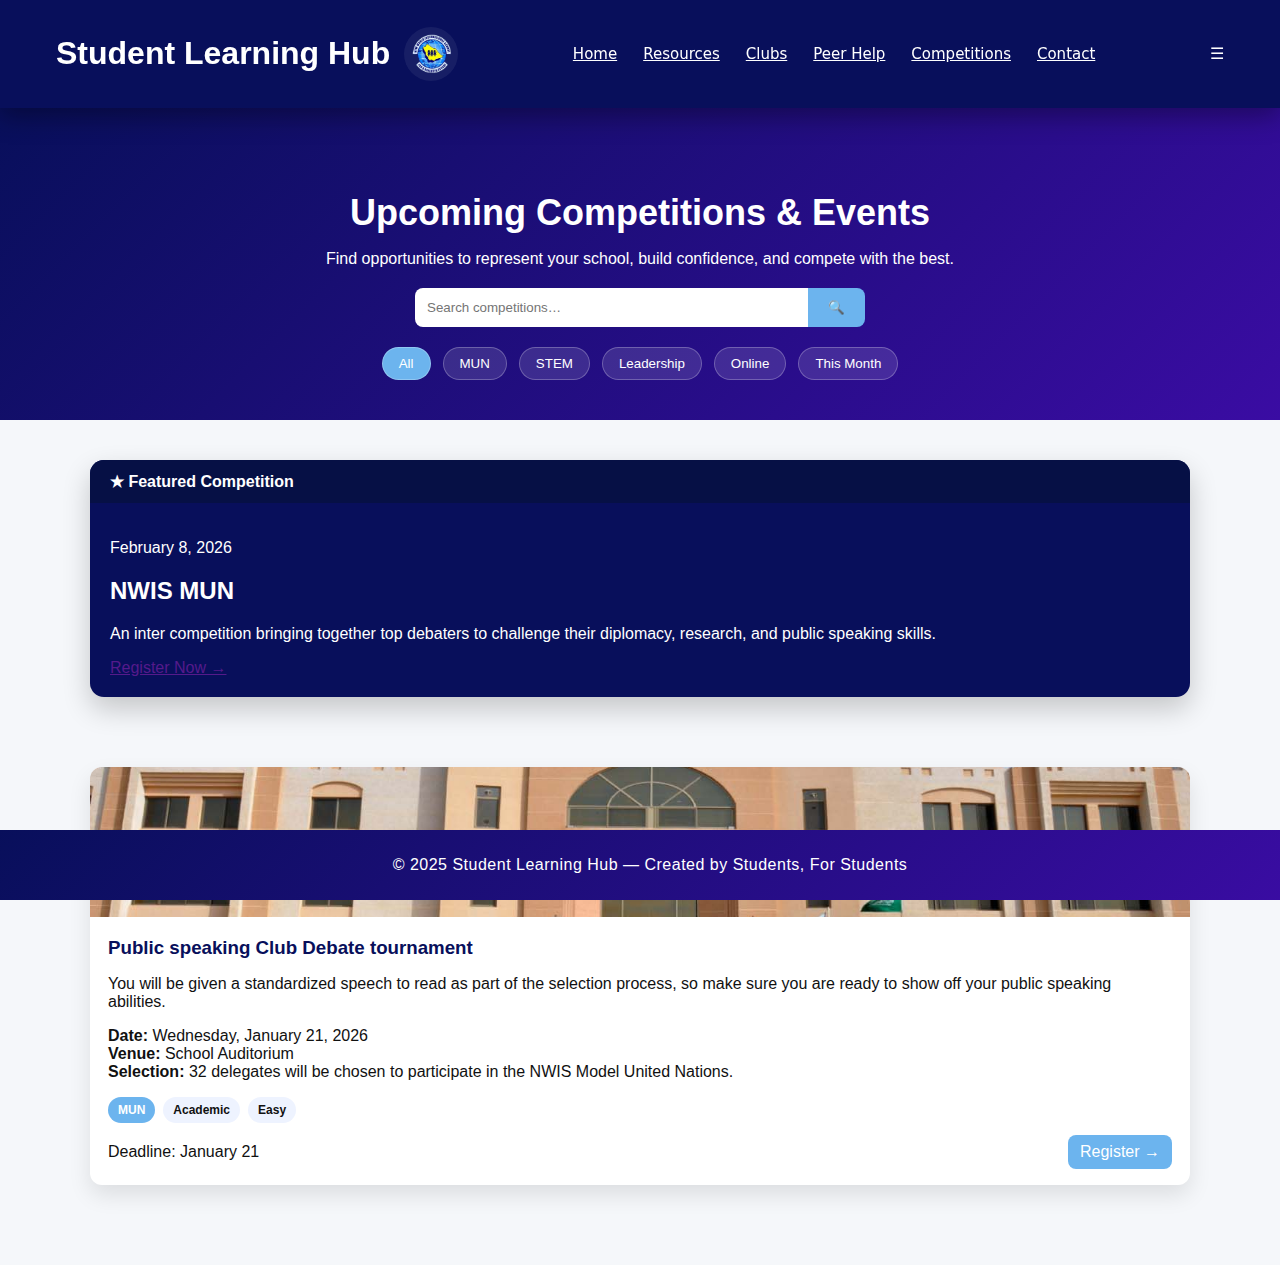
<file: competitions.html>
<!DOCTYPE html>
<html lang="en">
<head>
  <meta charset="UTF-8">
  <meta name="viewport" content="width=device-width, initial-scale=1.0">
  <title>NWIS shines at DAMMUN | Student Learning Hub</title>
  <link rel="stylesheet" href="styles4.css">
</head>
<body>

  <!-- Same navbar -->
  <header>
    <nav class="navbar">
      <div class="usman">
        <h1 class="logo">Student Learning Hub</h1>
        <img class="nwis" src="nwislogo" alt="School logo">
      </div>
      <ul class="nav-links">
        <li><a href="index.html">Home</a></li>
        <li><a href="resources.html">Resources</a></li>
        <li><a href="clubs.html">Clubs</a></li>
        <li><a href="mentorship.html">Peer Help</a></li>
        <li><a href="competitions.html">Competitions</a></li>
        <li><a href="contact.html">Contact</a></li>
      </ul>
      <div class='hamburger' id='hamburger'>☰</div>
    </nav>
  </header>

  <section class="competitions-hero">
    <h1>Upcoming Competitions & Events</h1>
    <p>Find opportunities to represent your school, build confidence, and compete with the best.</p>

    <div class="search-bar">
        <input id="searchInput" type="text" placeholder="Search competitions…">
        <button>🔍</button>
    </div>

    <div class="filter-row">
        <button class="filter-btn active">All</button>
        <button class="filter-btn">MUN</button>
        <button class="filter-btn">STEM</button>
        <button class="filter-btn">Leadership</button>
        <button class="filter-btn">Online</button>
        <button class="filter-btn">This Month</button>
    </div>
</section>

<!-- FEATURED COMPETITION -->
<section class="featured-section">
    <div class="featured-card">
        <div class="featured-header">★ Featured Competition</div>
        <div class="featured-body">
            <p class="featured-date">February 8, 2026</p>
            <h2> NWIS MUN </h2>
            <p class="featured-desc">
                An inter competition bringing together top debaters to challenge their diplomacy, research, and public speaking skills.
            </p>
            <a href="">Register Now →</a>
        </div>
    </div>
</section>

<!-- COMPETITIONS GRID -->
<section class="competitions-grid">



    <!-- GENMUN -->
    <div class="comp-card"data-category="mun" 
     data-difficulty="medium" 
     data-title="NWISMUN">
        <img src="main3.jpg" class="comp-img">
        <div class="comp-body">
            <h3>Public speaking Club Debate tournament</h3>
            <p>
  You will be given a standardized speech to read as part of the selection
  process, so make sure you are ready to show off your public speaking
  abilities.
</p>

<p class="comp-desc">
  <strong>Date:</strong> Wednesday, January 21, 2026<br>
  <strong>Venue:</strong> School Auditorium<br>
  <strong>Selection:</strong> 32 delegates will be chosen to participate
  in the NWIS Model United Nations.
</p>

            <div class="tags">
                <span class="tag blue">MUN</span>
                <span class="tag">Academic</span>
                <span class="tag">Easy</span>
            </div>

            <div class="comp-footer">
                <span class="deadline">Deadline: January 21</span>
                <a href="publicsignup.html"class="register-btn">Register →</a>
        </div>
    </div>

</section>
<script>
document.addEventListener("DOMContentLoaded", () => {

    const searchInput = document.getElementById("searchInput");
    const filterButtons = document.querySelectorAll(".filter-btn");
    const cards = document.querySelectorAll(".comp-card");

    let activeCategory = "all";

    // =============================
    // FILTER FUNCTION
    // =============================
    function filterCompetitions() {
        const searchText = searchInput.value.toLowerCase();

        cards.forEach(card => {
            const title = card.dataset.title.toLowerCase();
            const category = card.dataset.category.toLowerCase();

            const matchesSearch = title.includes(searchText);
            const matchesCategory = (activeCategory === "all") || (category === activeCategory);

            if (matchesSearch && matchesCategory) {
                card.style.display = "block";
                card.style.opacity = 1;
            } else {
                card.style.opacity = 0;
                setTimeout(() => (card.style.display = "none"), 200);
            }
        });
    }

    // =============================
    // SEARCH EVENT
    // =============================
    searchInput.addEventListener("input", filterCompetitions);

    // =============================
    // CATEGORY BUTTONS
    // =============================
    filterButtons.forEach(btn => {
        btn.addEventListener("click", () => {

            // Remove active styling
            filterButtons.forEach(b => b.classList.remove("active"));
            btn.classList.add("active");

            activeCategory = btn.dataset.filter.toLowerCase();

            filterCompetitions();
        });
    });

});

document.getElementById("hamburger").onclick = () => {
  document.querySelector(".nav-links").classList.toggle("show");
};


  
</script>


  <!-- Same footer -->
  <footer class="footer">
    <p>© 2025 Student Learning Hub — Created by Students, For Students</p>
  </footer>
</body>
</html>
</file>
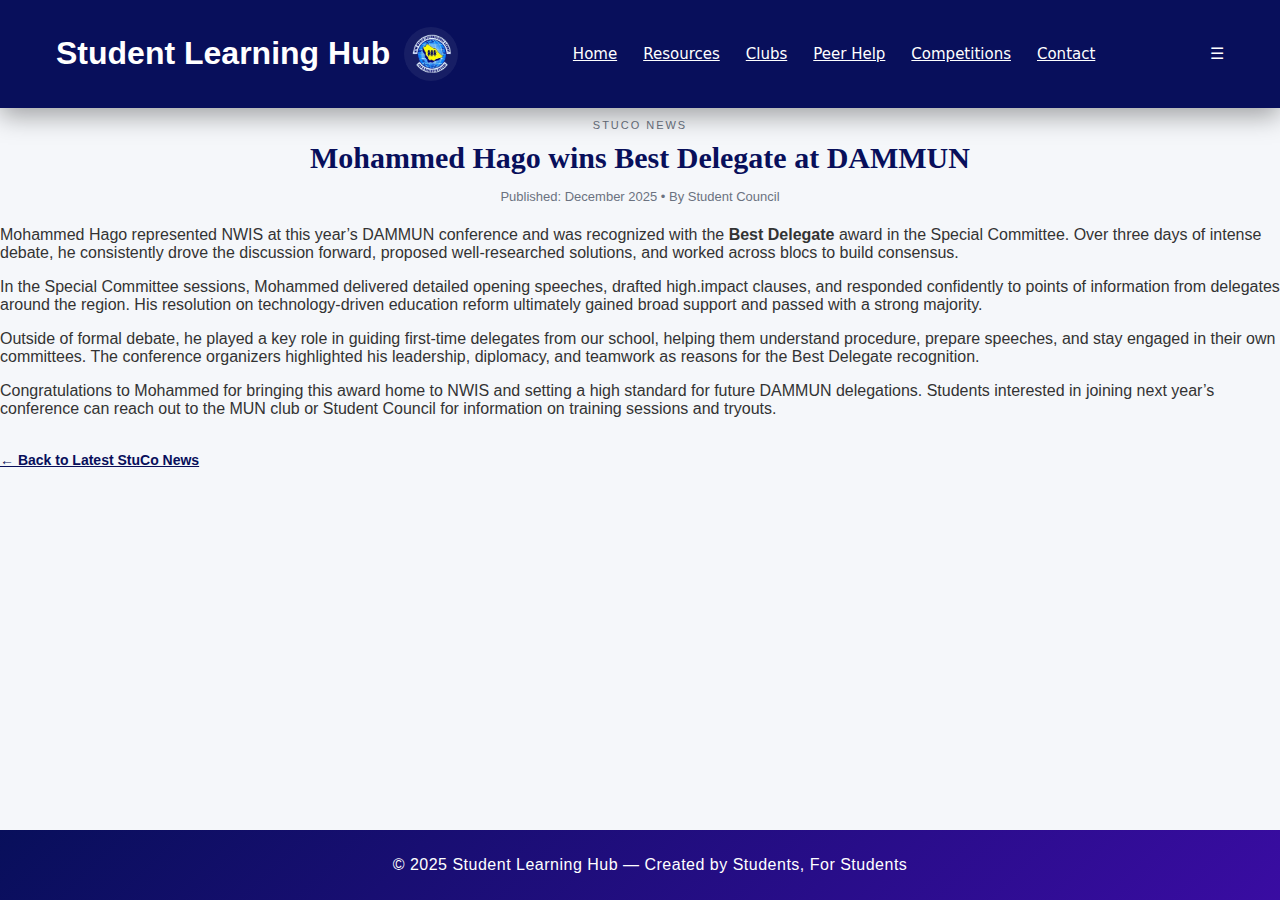
<file: dammun.html>
<!DOCTYPE html>
<html lang="en">
<head>
  <meta charset="UTF-8">
  <meta name="viewport" content="width=device-width, initial-scale=1.0">
  <title>NWIS shines at DAMMUN | Student Learning Hub</title>
  <link rel="stylesheet" href="styles2.css">
</head>
<body>

  <!-- Same navbar -->
  <header>
    <nav class="navbar">
      <div class="usman">
        <h1 class="logo">Student Learning Hub</h1>
        <img class="nwis" src="Screenshot_2025-12-05_193533-removebg-preview.png" alt="School logo">
      </div>
      <ul class="nav-links">
        <li><a href="index.html">Home</a></li>
        <li><a href="resources.html">Resources</a></li>
        <li><a href="clubs.html">Clubs</a></li>
        <li><a href="mentorship.html">Peer Help</a></li>
        <li><a href="competitions.html">Competitions</a></li>
        <li><a href="contact.html">Contact</a></li>
      </ul>
      <div class="hamburger" id='hamburger'>☰</div>

    </nav>
  </header>

  <!-- NEWS ARTICLE CONTENT -->
  <p class="news-article-tag">StuCo News</p>
<h1 class="news-article-title" style="text-align: center;">Mohammed Hago wins Best Delegate at DAMMUN</h1>
<p class="news-article-meta">Published: December 2025 • By Student Council</p>


<p>
  Mohammed Hago represented NWIS at this year’s DAMMUN conference and was
  recognized with the <strong>Best Delegate</strong> award in the Special Committee.
  Over three days of intense debate, he consistently drove the discussion forward,
  proposed well‑researched solutions, and worked across blocs to build consensus.
</p>

<p>
  In the Special Committee sessions, Mohammed delivered detailed opening speeches,
  drafted high.impact clauses, and responded confidently to points of information
  from delegates around the region. His resolution on technology‑driven education
  reform ultimately gained broad support and passed with a strong majority.
</p>

<p>
  Outside of formal debate, he played a key role in guiding first‑time delegates
  from our school, helping them understand procedure, prepare speeches, and stay
  engaged in their own committees. The conference organizers highlighted his
  leadership, diplomacy, and teamwork as reasons for the Best Delegate recognition.
</p>

<p>
  Congratulations to Mohammed for bringing this award home to NWIS and setting a
  high standard for future DAMMUN delegations. Students interested in joining
  next year’s conference can reach out to the MUN club or Student Council for
  information on training sessions and tryouts.
</p>

<a href="homepage.html#stuco-news" class="news-back-link">&larr; Back to Latest StuCo News</a>
  </main>

  <!-- Same footer -->
  <footer class="footer">
    <p>© 2025 Student Learning Hub — Created by Students, For Students</p>
  </footer>
</body>
</html>
</file>
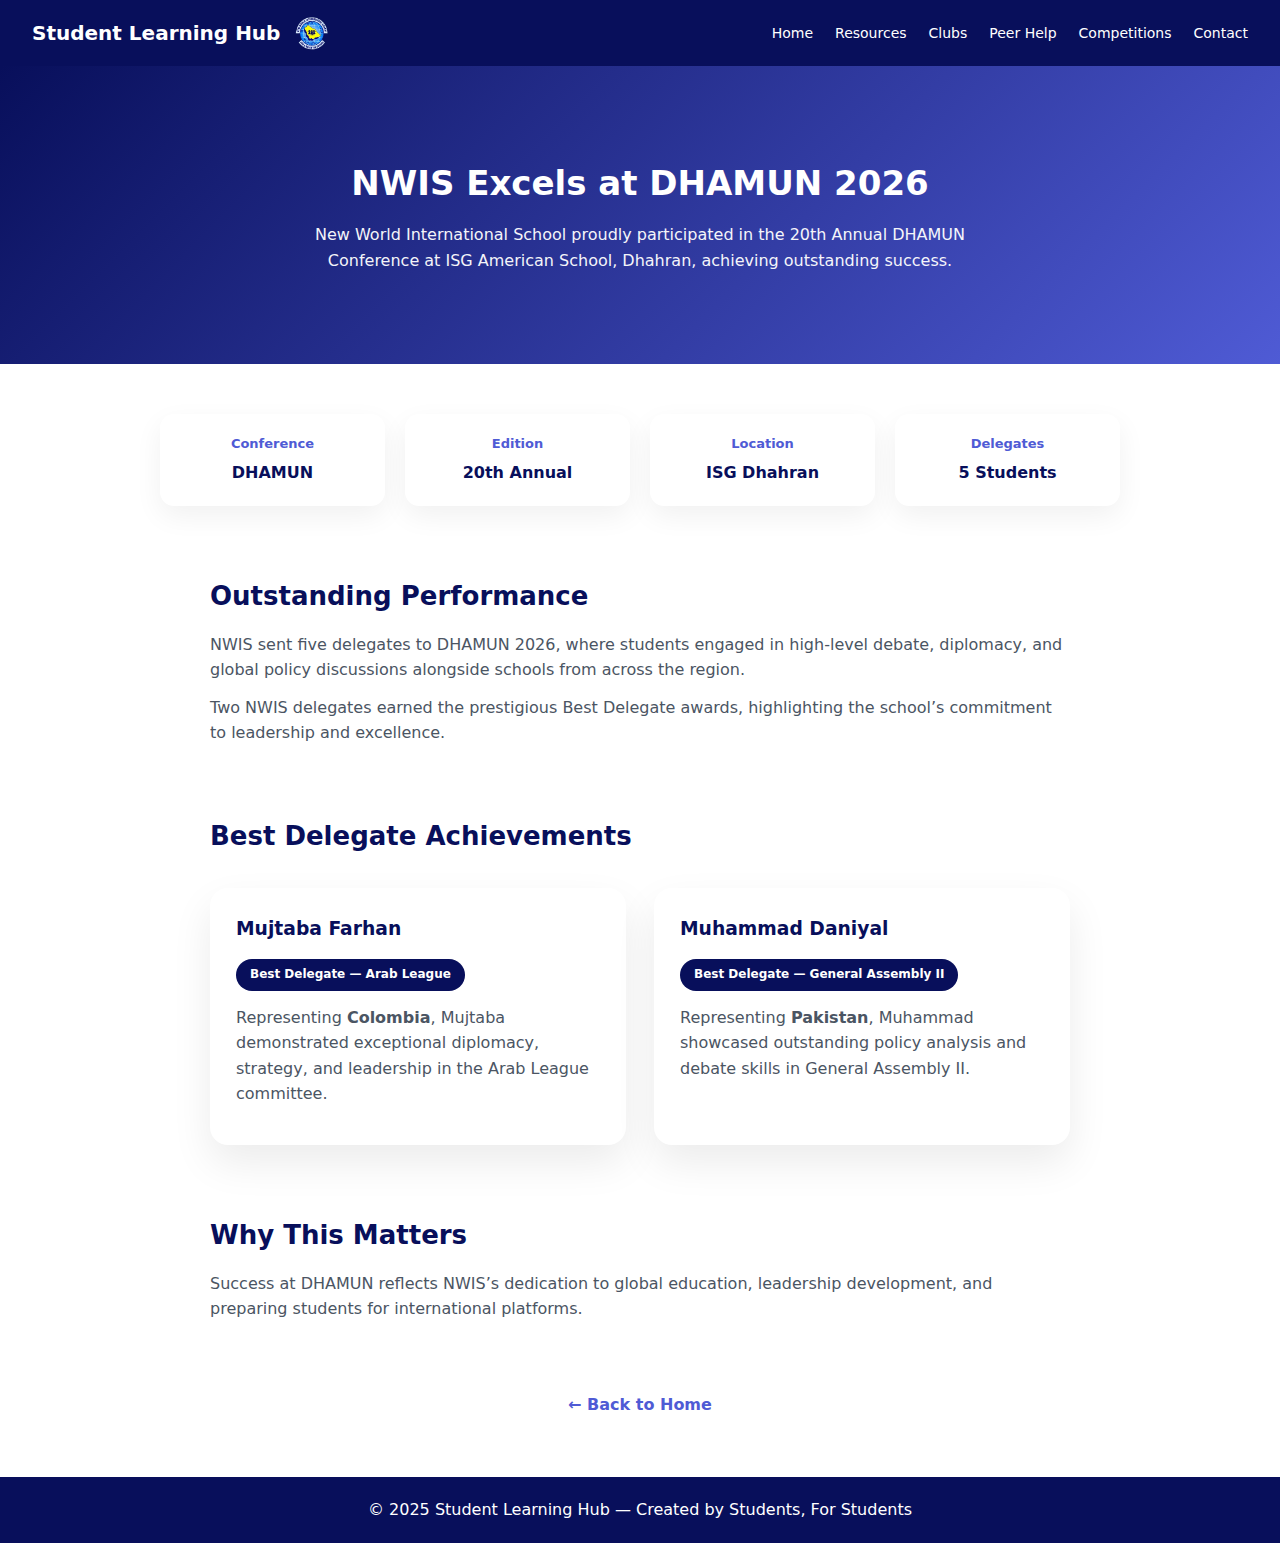
<file: dhamun.html>
<!DOCTYPE html>
<html lang="en">
<head>
<meta charset="UTF-8">
<meta name="viewport" content="width=device-width, initial-scale=1.0">
<title>NWIS Excels at DHAMUN | Student Learning Hub</title>

<style>
/* ================= ROOT ================= */
:root {
  --primary: #080f5b;
  --accent: #4f5bd5;
  --light-bg: #f7f9ff;
  --text-dark: #111827;
  --text-muted: #4b5563;
}

/* ================= RESET ================= */
* {
  box-sizing: border-box;
  margin: 0;
  padding: 0;
}

body {
  font-family: Inter, system-ui, -apple-system, BlinkMacSystemFont, "Segoe UI", sans-serif;
  background: #ffffff;
  color: var(--text-dark);
  line-height: 1.6;
}

/* ================= NAVBAR ================= */
.navbar {
  background: var(--primary);
  padding: 14px 32px;
  display: flex;
  justify-content: space-between;
  align-items: center;
  position: sticky;
  top: 0;
  z-index: 1000;
}

.usman {
  display: flex;
  align-items: center;
  gap: 12px;
}

.logo {
  color: white;
  font-size: 20px;
  font-weight: 700;
}

.nwis {
  width: 38px;
  height: 38px;
}

.nav-links {
  list-style: none;
  display: flex;
  gap: 22px;
}

.nav-links a {
  color: white;
  text-decoration: none;
  font-size: 14px;
  position: relative;
}

.nav-links a::after {
  content: "";
  position: absolute;
  bottom: -6px;
  left: 0;
  width: 0;
  height: 2px;
  background: var(--accent);
  transition: 0.3s;
}

.nav-links a:hover::after {
  width: 100%;
}

.hamburger {
  display: none;
  color: white;
  font-size: 26px;
  cursor: pointer;
}

/* ================= HERO ================= */
.news-hero {
  background: linear-gradient(135deg, var(--primary), var(--accent));
  color: white;
  padding: 90px 20px;
  text-align: center;
}

.news-hero h1 {
  font-size: 34px;
  margin-bottom: 12px;
}

.news-hero p {
  max-width: 720px;
  margin: auto;
  font-size: 16px;
  opacity: 0.95;
}

/* ================= INFO STRIP ================= */
.info-strip {
  max-width: 1000px;
  margin: 50px auto;
  padding: 0 20px;
  display: grid;
  grid-template-columns: repeat(auto-fit, minmax(180px, 1fr));
  gap: 20px;
}

.info-box {
  background: white;
  border-radius: 14px;
  padding: 20px;
  text-align: center;
  box-shadow: 0 10px 28px rgba(0,0,0,0.06);
}

.info-box h4 {
  font-size: 13px;
  color: var(--accent);
  margin-bottom: 6px;
}

.info-box p {
  font-weight: 700;
  color: var(--primary);
}

/* ================= SECTIONS ================= */
.news-section {
  max-width: 900px;
  margin: 70px auto;
  padding: 0 20px;
}

.news-section h2 {
  font-size: 26px;
  color: var(--primary);
  margin-bottom: 14px;
}

.news-section p {
  color: var(--text-muted);
  margin-bottom: 12px;
}

/* ================= AWARDS ================= */
.award-cards {
  display: grid;
  grid-template-columns: repeat(auto-fit, minmax(260px, 1fr));
  gap: 28px;
  margin-top: 30px;
}

.award-card {
  background: white;
  padding: 26px;
  border-radius: 18px;
  box-shadow: 0 18px 40px rgba(0,0,0,0.08);
}

.award-card h3 {
  color: var(--primary);
  margin-bottom: 6px;
}

.award-badge {
  display: inline-block;
  margin: 10px 0 14px;
  padding: 6px 14px;
  background: var(--primary);
  color: white;
  border-radius: 999px;
  font-size: 12px;
  font-weight: 600;
}

/* ================= BACK LINK ================= */
.back-link {
  text-align: center;
  margin: 60px 0;
}

.back-link a {
  color: var(--accent);
  font-weight: 600;
  text-decoration: none;
}

/* ================= FOOTER ================= */
.footer {
  background: var(--primary);
  color: white;
  text-align: center;
  padding: 20px;
  margin-top: 60px;
}

/* ================= MOBILE ================= */
@media (max-width: 768px) {
  .nav-links {
    position: absolute;
    top: 64px;
    left: 0;
    width: 100%;
    background: var(--primary);
    flex-direction: column;
    display: none;
  }

  .nav-links.show {
    display: flex;
  }

  .nav-links li {
    padding: 12px 0;
    text-align: center;
  }

  .hamburger {
    display: block;
  }

  .news-hero h1 {
    font-size: 28px;
  }
}
</style>
</head>

<body>

<header>
<nav class="navbar">
  <div class="usman">
    <h1 class="logo">Student Learning Hub</h1>
    <img class="nwis" src="nwislogo" alt="School logo">
  </div>
  <ul class="nav-links">
    <li><a href="index.html">Home</a></li>
    <li><a href="resources.html">Resources</a></li>
    <li><a href="clubs.html">Clubs</a></li>
    <li><a href="mentorship.html">Peer Help</a></li>
    <li><a href="competitions.html">Competitions</a></li>
    <li><a href="contact.html">Contact</a></li>
  </ul>
  <div class="hamburger" id="hamburger">☰</div>
</nav>
</header>

<section class="news-hero">
  <h1>NWIS Excels at DHAMUN 2026</h1>
  <p>
    New World International School proudly participated in the 20th Annual DHAMUN
    Conference at ISG American School, Dhahran, achieving outstanding success.
  </p>
</section>

<section class="info-strip">
  <div class="info-box"><h4>Conference</h4><p>DHAMUN</p></div>
  <div class="info-box"><h4>Edition</h4><p>20th Annual</p></div>
  <div class="info-box"><h4>Location</h4><p>ISG Dhahran</p></div>
  <div class="info-box"><h4>Delegates</h4><p>5 Students</p></div>
</section>

<section class="news-section">
  <h2>Outstanding Performance</h2>
  <p>
    NWIS sent five delegates to DHAMUN 2026, where students engaged in high-level
    debate, diplomacy, and global policy discussions alongside schools from across
    the region.
  </p>
  <p>
    Two NWIS delegates earned the prestigious Best Delegate awards, highlighting
    the school’s commitment to leadership and excellence.
  </p>
</section>

<section class="news-section">
  <h2>Best Delegate Achievements</h2>

  <div class="award-cards">
    <div class="award-card">
      <h3>Mujtaba Farhan</h3>
      <span class="award-badge">Best Delegate — Arab League</span>
      <p>
        Representing <strong>Colombia</strong>, Mujtaba demonstrated exceptional
        diplomacy, strategy, and leadership in the Arab League committee.
      </p>
    </div>

    <div class="award-card">
      <h3>Muhammad Daniyal</h3>
      <span class="award-badge">Best Delegate — General Assembly II</span>
      <p>
        Representing <strong>Pakistan</strong>, Muhammad showcased outstanding
        policy analysis and debate skills in General Assembly II.
      </p>
    </div>
  </div>
</section>

<section class="news-section">
  <h2>Why This Matters</h2>
  <p>
    Success at DHAMUN reflects NWIS’s dedication to global education, leadership
    development, and preparing students for international platforms.
  </p>
</section>

<div class="back-link">
  <a href="index.html">← Back to Home</a>
</div>

<footer class="footer">
  © 2025 Student Learning Hub — Created by Students, For Students
</footer>

<script>
document.getElementById("hamburger").onclick = () => {
  document.querySelector(".nav-links").classList.toggle("show");
};
</script>

</body>
</html>
</file>
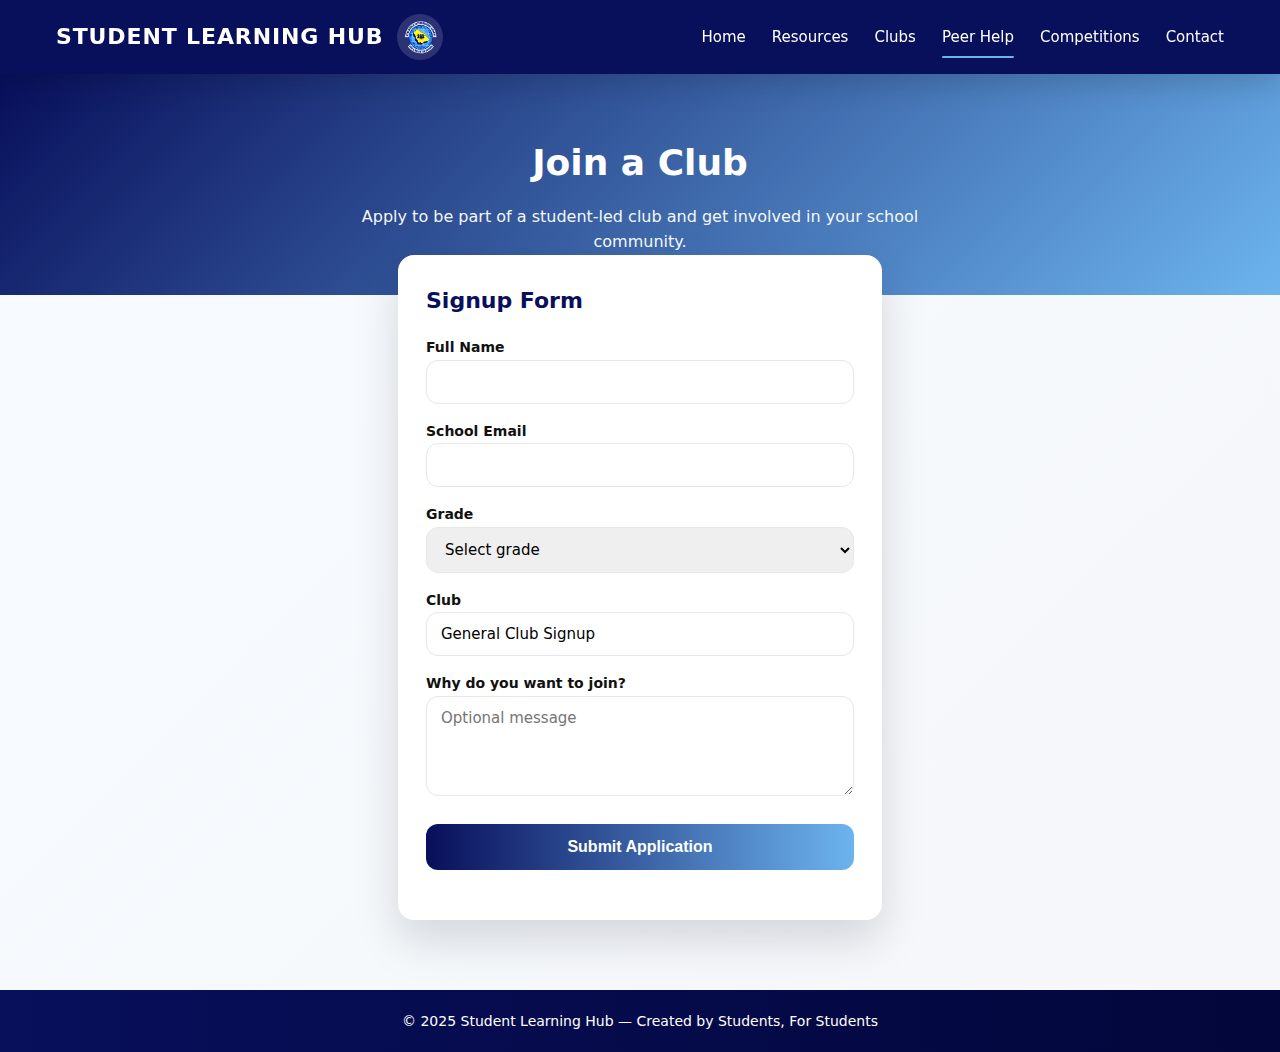
<file: publicsignup.html>
<!DOCTYPE html>
<html lang="en">
<head>
    <meta charset="UTF-8">
    <meta name="viewport" content="width=device-width, initial-scale=1.0">
  
    <link rel="stylesheet" href="styles1.css">
</head>
<nav class="navbar">
    
         <div class="usman">
        <h1 class="logo">Student Learning Hub</h1>
        <img class="nwis" src="nwislogo" alt="School logo">
    </div>
    <ul class="nav-links">
        <li><a href="index.html">Home</a></li>
        <li><a href="resources.html">Resources</a></li>
        <li><a href="clubs.html">Clubs</a></li>
        <li><a href="mentorship.html" class="active">Peer Help</a></li>
        <li><a href="competitions.html">Competitions</a></li>
        <li><a href="contact.html">Contact</a></li>
    </ul>
    <div class="hamburger" id="hamburger">☰</div>
</nav>
  <title>Join a Club — Student Learning Hub</title>

  <!-- Your main stylesheet -->


  <!-- Page-specific styles -->
  <style>
    /* =====================
   ROOT VARIABLES
===================== */
:root {
  --primary: #080f5b;
  --accent: #6cb4ee;
  --bg: #f6f8fc;
  --card: #ffffff;
  --text-dark: #0b1220;
  --text-light: #ffffff;
  --muted: #6b7280;
  --radius: 14px;
  --shadow: 0 10px 30px rgba(0,0,0,0.15);
}

/* =====================
   RESET & BASE
===================== */
* {
  box-sizing: border-box;
  margin: 0;
  padding: 0;
}

html {
  scroll-behavior: smooth;
}

body {
  font-family: Inter, system-ui, -apple-system, "Segoe UI", Roboto, Arial, sans-serif;
  background: linear-gradient(135deg,#f7fbff,#f5f7fa);
  color: var(--text-dark);
  line-height: 1.6;
}

img {
  max-width: 100%;
  display: block;
}

a {
  color: inherit;
  text-decoration: none;
}

ul {
  list-style: none;
}

/* =====================
   NAVBAR
===================== */
.navbar {
  background: var(--primary);
  color: var(--text-light);
  padding: 14px 56px;
  display: flex;
  justify-content: space-between;
  align-items: center;
  position: sticky;
  top: 0;
  z-index: 1000;
  box-shadow: var(--shadow);
}

/* Logo + title */
.usman {
  display: flex;
  align-items: center;
  gap: 14px;
}

.logo {
  font-size: 22px;
  font-weight: 700;
  letter-spacing: 0.04em;
  text-transform: uppercase;
}

.nwis {
  width: 46px;
  height: 46px;
  border-radius: 50%;
  object-fit: contain;
  background: rgba(255,255,255,0.15);
  padding: 4px;
}

/* Nav links */
.nav-links {
  display: flex;
  align-items: center;
  gap: 26px;
}

.nav-links a {
  position: relative;
  font-size: 15px;
  font-weight: 500;
  color: var(--text-light);
  padding: 6px 0;
  transition: color 0.25s ease;
}

/* Hover underline */
.nav-links a::after {
  content: "";
  position: absolute;
  left: 0;
  bottom: -6px;
  width: 0;
  height: 2px;
  background: var(--accent);
  border-radius: 999px;
  transition: width 0.25s ease;
}

.nav-links a:hover::after,
.nav-links a.active::after {
  width: 100%;
}

.nav-links a:hover {
  color: var(--accent);
}

/* Hamburger */
.hamburger {
  display: none;
  font-size: 26px;
  cursor: pointer;
  color: white;
}

/* =====================
   MOBILE NAV
===================== */
@media (max-width: 768px) {
  .navbar {
    padding: 14px 18px;
  }

  .hamburger {
    display: block;
  }

  .nav-links {
    position: absolute;
    top: 64px;
    left: 0;
    width: 100%;
    background: var(--primary);
    flex-direction: column;
    align-items: center;
    display: none;
    padding: 12px 0;
    animation: slideDown 0.25s ease-out;
  }

  .nav-links.show {
    display: flex;
  }

  .nav-links li {
    width: 100%;
    text-align: center;
  }

  .nav-links a {
    display: block;
    padding: 12px 0;
    font-size: 16px;
  }
}

@keyframes slideDown {
  from {
    opacity: 0;
    transform: translateY(-10px);
  }
  to {
    opacity: 1;
    transform: translateY(0);
  }
}

/* =====================
   HERO (DEFAULT)
===================== */
.hero {
  min-height: 75vh;
  display: flex;
  align-items: center;
  justify-content: center;
  text-align: center;
  padding: 0 18px;
  background: linear-gradient(135deg, var(--primary), var(--accent));
  color: white;
}

.hero-content {
  max-width: 720px;
}

.hero h2 {
  font-size: clamp(30px, 5vw, 48px);
  margin-bottom: 12px;
}

.hero p {
  font-size: 18px;
  opacity: 0.95;
  margin-bottom: 24px;
}

/* Buttons */
.btn {
  display: inline-block;
  padding: 14px 26px;
  border-radius: 999px;
  background: white;
  color: var(--primary);
  font-weight: 700;
  transition: transform .2s ease, box-shadow .2s ease;
}

.btn:hover {
  transform: translateY(-3px);
  box-shadow: 0 10px 25px rgba(0,0,0,0.25);
}

/* =====================
   SECTIONS
===================== */
section {
  padding: 70px 18px;
}

.section-title {
  text-align: center;
  font-size: 32px;
  margin-bottom: 40px;
  color: var(--primary);
}

/* =====================
   FOOTER
===================== */
.footer {
  background: linear-gradient(90deg, var(--primary), #02063a);
  color: white;
  text-align: center;
  padding: 20px;
  font-size: 14px;
}

/* =====================
   FORMS (GLOBAL)
===================== */
input,
select,
textarea {
  font-family: inherit;
  font-size: 15px;
}

input:focus,
select:focus,
textarea:focus {
  outline: none;
}

/* =====================
   UTILITIES
===================== */
.card {
  background: var(--card);
  border-radius: var(--radius);
  box-shadow: var(--shadow);
}

.center {
  display: flex;
  align-items: center;
  justify-content: center;
}

.hidden {
  display: none;
}
.signup-hero {
      padding: 60px 18px 40px;
      text-align: center;
      background: linear-gradient(135deg, #080f5b, #6cb4ee);
      color: white;
    }

    .signup-hero h2 {
      font-size: clamp(26px, 4vw, 36px);
      margin: 0;
    }

    .signup-hero p {
      max-width: 600px;
      margin: 12px auto 0;
      opacity: 0.95;
      font-size: 16px;
    }

    .signup-wrapper {
      max-width: 520px;
      margin: -40px auto 70px;
      padding: 0 18px;
    }

    .signup-card {
      background: white;
      border-radius: 16px;
      padding: 28px;
      box-shadow: 0 20px 45px rgba(11,18,32,0.15);
    }

    .signup-card h3 {
      margin-top: 0;
      margin-bottom: 16px;
      color: #080f5b;
      font-size: 22px;
    }

    .signup-form {
      display: flex;
      flex-direction: column;
      gap: 14px;
    }

    .signup-form label {
      font-size: 14px;
      font-weight: 600;
      color: #111;
    }

    .signup-form input,
    .signup-form select,
    .signup-form textarea {
      width: 100%;
      padding: 12px 14px;
      border-radius: 12px;
      border: 1px solid #e5e7eb;
      font-size: 15px;
      font-family: inherit;
    }

    .signup-form input:focus,
    .signup-form select:focus,
    .signup-form textarea:focus {
      outline: none;
      border-color: #6cb4ee;
      box-shadow: 0 0 0 3px rgba(108,180,238,0.25);
    }

    .signup-form textarea {
      resize: vertical;
      min-height: 100px;
    }

    .signup-btn {
      margin-top: 6px;
      padding: 14px;
      border-radius: 12px;
      border: none;
      font-size: 16px;
      font-weight: 700;
      cursor: pointer;
      background: linear-gradient(90deg, #080f5b, #6cb4ee);
      color: white;
      transition: transform 0.15s ease, box-shadow 0.15s ease;
    }

    .signup-btn:hover {
      transform: translateY(-2px);
      box-shadow: 0 10px 22px rgba(8,15,91,0.25);
    }

    #status {
      font-size: 14px;
      margin-top: 8px;
    }

    @media (max-width: 480px) {
      .signup-card {
        padding: 22px;
      }
    }


  </style>
</head>
<body>

  <!-- NAVBAR (same as your site) -->

  <!-- HERO -->
  <section class="signup-hero">
    <h2>Join a Club</h2>
    <p>Apply to be part of a student-led club and get involved in your school community.</p>
  </section>

  <!-- FORM -->
  <div class="signup-wrapper">
    <div class="signup-card">
      <h3>Signup Form</h3>

      <form class="signup-form" id="joinForm">
        <div>
          <label>Full Name</label>
          <input required>
        </div>

        <div>
          <label>School Email</label>
          <input type="email" required>
        </div>

        <div>
          <label>Grade</label>
          <select required>
            <option value="">Select grade</option>
            <option>9</option>
            <option>10</option>
            <option>11</option>
            <option>12</option>
          </select>
        </div>

        <div>
          <label>Club</label>
          <input id="clubInput" readonly>
        </div>

        <div>
          <label>Why do you want to join?</label>
          <textarea placeholder="Optional message"></textarea>
        </div>

        <button class="signup-btn" type="submit">
          Submit Application
        </button>

        <p id="status"></p>
      </form>
    </div>
  </div>

  <!-- FOOTER -->
  <footer class="footer">
    <p>© 2025 Student Learning Hub — Created by Students, For Students</p>
  </footer>

  <!-- JS -->
  <script>
    // hamburger
    document.getElementById("hamburger").onclick = () => {
      document.querySelector(".nav-links").classList.toggle("show");
    };

    const form = document.getElementById("joinForm");
    const status = document.getElementById("status");
    const clubInput = document.getElementById("clubInput");

    // Auto-fill club name from URL
    const params = new URLSearchParams(window.location.search);
    clubInput.value = params.get("club") || "General Club Signup";

    form.addEventListener("submit", async (e) => {
      e.preventDefault();

      const data = {
        name: form[0].value,
        email: form[1].value,
        grade: form[2].value,
        club: clubInput.value,
        message: form[4].value
      };

      try {
        const res = await fetch("https://student-learning-backend-5xm7.onrender.com", {
          method: "POST",
          headers: { "Content-Type": "application/json" },
          body: JSON.stringify(data)
        });

        if (res.ok) {
          status.textContent = "✅ Application submitted successfully!";
          status.style.color = "green";
          form.reset();
          clubInput.value = data.club;
        } else {
          throw new Error();
        }
      } catch {
        status.textContent = "❌ Submission failed. Please try again.";
        status.style.color = "red";
      }
    });
  </script>

</body>
</html>
</file>
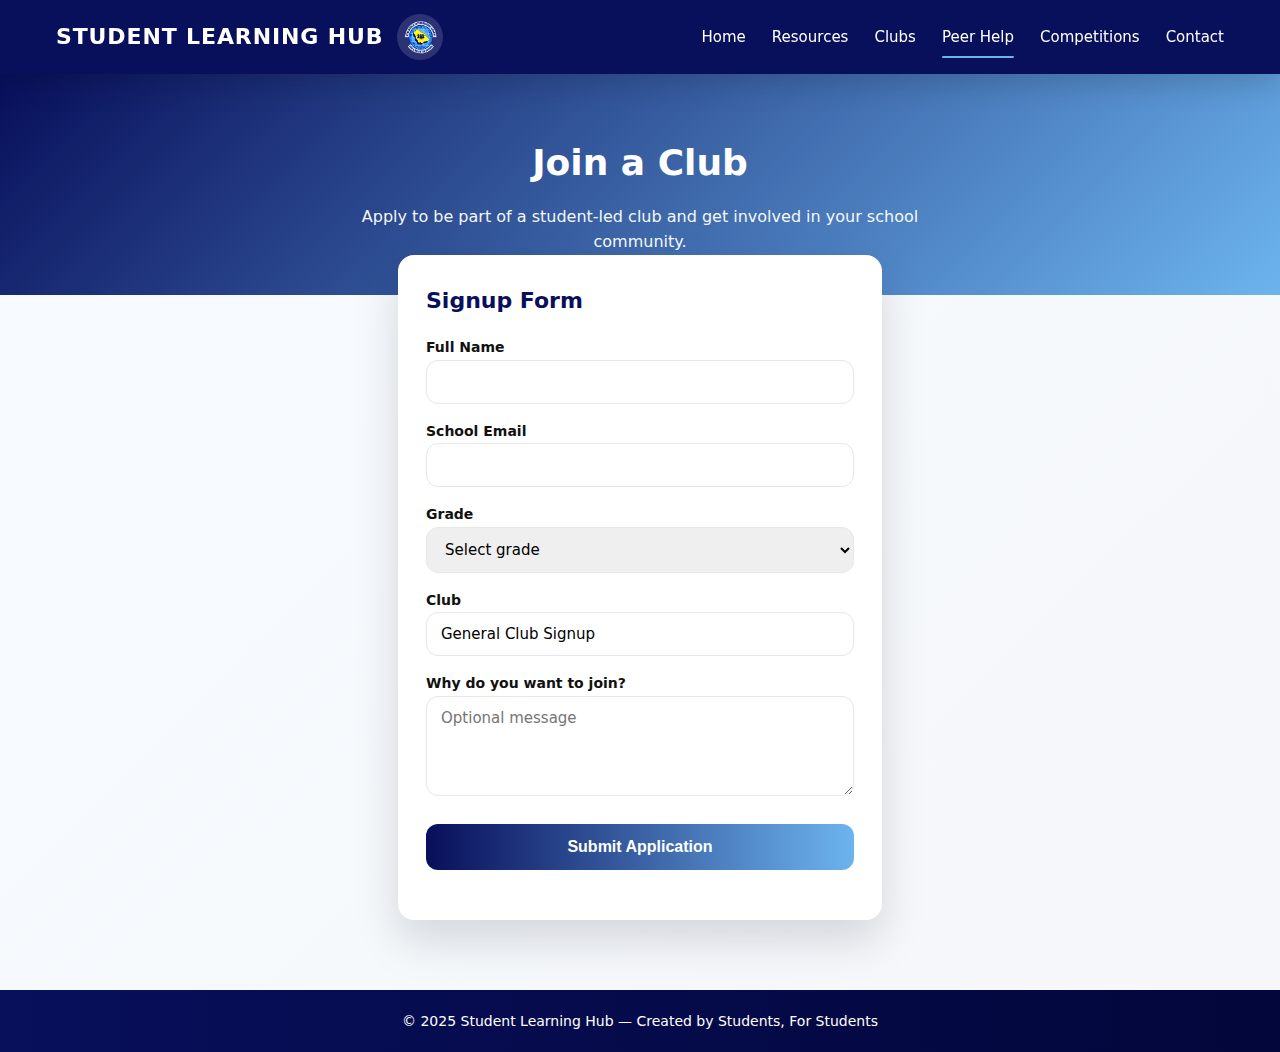
<file: publicspeak.html>
<!DOCTYPE html>
<html lang="en">
<head>
    <meta charset="UTF-8">
    <meta name="viewport" content="width=device-width, initial-scale=1.0">
  
    <link rel="stylesheet" href="styles1.css">
</head>
<nav class="navbar">
    
         <div class="usman">
        <h1 class="logo">Student Learning Hub</h1>
        <img class="nwis" src="nwislogo" alt="School logo">
    </div>
    <ul class="nav-links">
        <li><a href="index.html">Home</a></li>
        <li><a href="resources.html">Resources</a></li>
        <li><a href="clubs.html">Clubs</a></li>
        <li><a href="mentorship.html" class="active">Peer Help</a></li>
        <li><a href="competitions.html">Competitions</a></li>
        <li><a href="contact.html">Contact</a></li>
    </ul>
    <div class="hamburger" id="hamburger">☰</div>
</nav>
  <title>Join a Club — Student Learning Hub</title>

  <!-- Your main stylesheet -->


  <!-- Page-specific styles -->
  <style>
    /* =====================
   ROOT VARIABLES
===================== */
:root {
  --primary: #080f5b;
  --accent: #6cb4ee;
  --bg: #f6f8fc;
  --card: #ffffff;
  --text-dark: #0b1220;
  --text-light: #ffffff;
  --muted: #6b7280;
  --radius: 14px;
  --shadow: 0 10px 30px rgba(0,0,0,0.15);
}

/* =====================
   RESET & BASE
===================== */
* {
  box-sizing: border-box;
  margin: 0;
  padding: 0;
}

html {
  scroll-behavior: smooth;
}

body {
  font-family: Inter, system-ui, -apple-system, "Segoe UI", Roboto, Arial, sans-serif;
  background: linear-gradient(135deg,#f7fbff,#f5f7fa);
  color: var(--text-dark);
  line-height: 1.6;
}

img {
  max-width: 100%;
  display: block;
}

a {
  color: inherit;
  text-decoration: none;
}

ul {
  list-style: none;
}

/* =====================
   NAVBAR
===================== */
.navbar {
  background: var(--primary);
  color: var(--text-light);
  padding: 14px 56px;
  display: flex;
  justify-content: space-between;
  align-items: center;
  position: sticky;
  top: 0;
  z-index: 1000;
  box-shadow: var(--shadow);
}

/* Logo + title */
.usman {
  display: flex;
  align-items: center;
  gap: 14px;
}

.logo {
  font-size: 22px;
  font-weight: 700;
  letter-spacing: 0.04em;
  text-transform: uppercase;
}

.nwis {
  width: 46px;
  height: 46px;
  border-radius: 50%;
  object-fit: contain;
  background: rgba(255,255,255,0.15);
  padding: 4px;
}

/* Nav links */
.nav-links {
  display: flex;
  align-items: center;
  gap: 26px;
}

.nav-links a {
  position: relative;
  font-size: 15px;
  font-weight: 500;
  color: var(--text-light);
  padding: 6px 0;
  transition: color 0.25s ease;
}

/* Hover underline */
.nav-links a::after {
  content: "";
  position: absolute;
  left: 0;
  bottom: -6px;
  width: 0;
  height: 2px;
  background: var(--accent);
  border-radius: 999px;
  transition: width 0.25s ease;
}

.nav-links a:hover::after,
.nav-links a.active::after {
  width: 100%;
}

.nav-links a:hover {
  color: var(--accent);
}

/* Hamburger */
.hamburger {
  display: none;
  font-size: 26px;
  cursor: pointer;
  color: white;
}

/* =====================
   MOBILE NAV
===================== */
@media (max-width: 768px) {
  .navbar {
    padding: 14px 18px;
  }

  .hamburger {
    display: block;
  }

  .nav-links {
    position: absolute;
    top: 64px;
    left: 0;
    width: 100%;
    background: var(--primary);
    flex-direction: column;
    align-items: center;
    display: none;
    padding: 12px 0;
    animation: slideDown 0.25s ease-out;
  }

  .nav-links.show {
    display: flex;
  }

  .nav-links li {
    width: 100%;
    text-align: center;
  }

  .nav-links a {
    display: block;
    padding: 12px 0;
    font-size: 16px;
  }
}

@keyframes slideDown {
  from {
    opacity: 0;
    transform: translateY(-10px);
  }
  to {
    opacity: 1;
    transform: translateY(0);
  }
}

/* =====================
   HERO (DEFAULT)
===================== */
.hero {
  min-height: 75vh;
  display: flex;
  align-items: center;
  justify-content: center;
  text-align: center;
  padding: 0 18px;
  background: linear-gradient(135deg, var(--primary), var(--accent));
  color: white;
}

.hero-content {
  max-width: 720px;
}

.hero h2 {
  font-size: clamp(30px, 5vw, 48px);
  margin-bottom: 12px;
}

.hero p {
  font-size: 18px;
  opacity: 0.95;
  margin-bottom: 24px;
}

/* Buttons */
.btn {
  display: inline-block;
  padding: 14px 26px;
  border-radius: 999px;
  background: white;
  color: var(--primary);
  font-weight: 700;
  transition: transform .2s ease, box-shadow .2s ease;
}

.btn:hover {
  transform: translateY(-3px);
  box-shadow: 0 10px 25px rgba(0,0,0,0.25);
}

/* =====================
   SECTIONS
===================== */
section {
  padding: 70px 18px;
}

.section-title {
  text-align: center;
  font-size: 32px;
  margin-bottom: 40px;
  color: var(--primary);
}

/* =====================
   FOOTER
===================== */
.footer {
  background: linear-gradient(90deg, var(--primary), #02063a);
  color: white;
  text-align: center;
  padding: 20px;
  font-size: 14px;
}

/* =====================
   FORMS (GLOBAL)
===================== */
input,
select,
textarea {
  font-family: inherit;
  font-size: 15px;
}

input:focus,
select:focus,
textarea:focus {
  outline: none;
}

/* =====================
   UTILITIES
===================== */
.card {
  background: var(--card);
  border-radius: var(--radius);
  box-shadow: var(--shadow);
}

.center {
  display: flex;
  align-items: center;
  justify-content: center;
}

.hidden {
  display: none;
}
.signup-hero {
      padding: 60px 18px 40px;
      text-align: center;
      background: linear-gradient(135deg, #080f5b, #6cb4ee);
      color: white;
    }

    .signup-hero h2 {
      font-size: clamp(26px, 4vw, 36px);
      margin: 0;
    }

    .signup-hero p {
      max-width: 600px;
      margin: 12px auto 0;
      opacity: 0.95;
      font-size: 16px;
    }

    .signup-wrapper {
      max-width: 520px;
      margin: -40px auto 70px;
      padding: 0 18px;
    }

    .signup-card {
      background: white;
      border-radius: 16px;
      padding: 28px;
      box-shadow: 0 20px 45px rgba(11,18,32,0.15);
    }

    .signup-card h3 {
      margin-top: 0;
      margin-bottom: 16px;
      color: #080f5b;
      font-size: 22px;
    }

    .signup-form {
      display: flex;
      flex-direction: column;
      gap: 14px;
    }

    .signup-form label {
      font-size: 14px;
      font-weight: 600;
      color: #111;
    }

    .signup-form input,
    .signup-form select,
    .signup-form textarea {
      width: 100%;
      padding: 12px 14px;
      border-radius: 12px;
      border: 1px solid #e5e7eb;
      font-size: 15px;
      font-family: inherit;
    }

    .signup-form input:focus,
    .signup-form select:focus,
    .signup-form textarea:focus {
      outline: none;
      border-color: #6cb4ee;
      box-shadow: 0 0 0 3px rgba(108,180,238,0.25);
    }

    .signup-form textarea {
      resize: vertical;
      min-height: 100px;
    }

    .signup-btn {
      margin-top: 6px;
      padding: 14px;
      border-radius: 12px;
      border: none;
      font-size: 16px;
      font-weight: 700;
      cursor: pointer;
      background: linear-gradient(90deg, #080f5b, #6cb4ee);
      color: white;
      transition: transform 0.15s ease, box-shadow 0.15s ease;
    }

    .signup-btn:hover {
      transform: translateY(-2px);
      box-shadow: 0 10px 22px rgba(8,15,91,0.25);
    }

    #status {
      font-size: 14px;
      margin-top: 8px;
    }

    @media (max-width: 480px) {
      .signup-card {
        padding: 22px;
      }
    }


  </style>
</head>
<body>

  <!-- NAVBAR (same as your site) -->

  <!-- HERO -->
  <section class="signup-hero">
    <h2>Join a Club</h2>
    <p>Apply to be part of a student-led club and get involved in your school community.</p>
  </section>

  <!-- FORM -->
  <div class="signup-wrapper">
    <div class="signup-card">
      <h3>Signup Form</h3>

      <form class="signup-form" id="joinForm">
        <div>
          <label>Full Name</label>
          <input required>
        </div>

        <div>
          <label>School Email</label>
          <input type="email" required>
        </div>

        <div>
          <label>Grade</label>
          <select required>
            <option value="">Select grade</option>
            <option>9</option>
            <option>10</option>
            <option>11</option>
            <option>12</option>
          </select>
        </div>

        <div>
          <label>Club</label>
          <input id="clubInput" readonly>
        </div>

        <div>
          <label>Why do you want to join?</label>
          <textarea placeholder="Optional message"></textarea>
        </div>

        <button class="signup-btn" type="submit">
          Submit Application
        </button>

        <p id="status"></p>
      </form>
    </div>
  </div>

  <!-- FOOTER -->
  <footer class="footer">
    <p>© 2025 Student Learning Hub — Created by Students, For Students</p>
  </footer>

  <!-- JS -->
  <script>
    // hamburger
    document.getElementById("hamburger").onclick = () => {
      document.querySelector(".nav-links").classList.toggle("show");
    };

    const form = document.getElementById("joinForm");
    const status = document.getElementById("status");
    const clubInput = document.getElementById("clubInput");

    // Auto-fill club name from URL
    const params = new URLSearchParams(window.location.search);
    clubInput.value = params.get("club") || "General Club Signup";

    form.addEventListener("submit", async (e) => {
      e.preventDefault();

      const data = {
        name: form[0].value,
        email: form[1].value,
        grade: form[2].value,
        club: clubInput.value,
        message: form[4].value
      };

      try {
        const res = await fetch("http://localhost:5000/api/join", {
          method: "POST",
          headers: { "Content-Type": "application/json" },
          body: JSON.stringify(data)
        });

        if (res.ok) {
          status.textContent = "✅ Application submitted successfully!";
          status.style.color = "green";
          form.reset();
          clubInput.value = data.club;
        } else {
          throw new Error();
        }
      } catch {
        status.textContent = "❌ Submission failed. Please try again.";
        status.style.color = "red";
      }
    });
  </script>

</body>
</html>
</file>
<file: styles.css>
:root {
  --primary-color: #080f5b;     /* dark blue */
  --primary-gradient: linear-gradient(135deg, #080f5b, #3a0ca3); /* hero gradient */
  --accent-color: #6cb4ee;      /* lighter blue */
  --accent-gradient: linear-gradient(135deg, #6cb4ee, #48cae4);
  --bg-light: #f5f7fa;
  --bg-white: #ffffff;
  --text-dark: #333333;
  --text-light: #ffffff;
}

/* =======================
   GENERAL
======================= */
body {
  font-family: 'Arial', sans-serif;
  margin: 0;
  background: var(--bg-light);
  color: var(--text-dark);
  scroll-behavior: smooth;
}

a {
  transition: 0.3s ease;
}

/* =======================
   NAVBAR
======================= */
.navbar {
  background: var(--primary-color);
  color: var(--text-light);
  padding: 14px 56px;
  display: flex;
  justify-content: space-between;
  align-items: center;
  position: sticky;
  top: 0;
  z-index: 1000;
  box-shadow: 0 8px 24px rgba(0,0,0,0.35);
}

/* Logo + title */
.usman {
  display: flex;
  align-items: center;
  gap: 14px;
}
.hamburger {
  display:none;
}

.nwis {
  width: 46px;
  height: 46px;
  object-fit: contain;
  border-radius: 50%;
  background: #ffffff10;
  padding: 4px;
}

.usman span {
  font-family: "Montserrat", system-ui, -apple-system, BlinkMacSystemFont, "Segoe UI", sans-serif;
  font-size: 22px;
  font-weight: 700;
  letter-spacing: 0.04em;
  text-transform: uppercase;
}

/* Nav links */
.nav-links {
  list-style: none;
  display: flex;
  align-items: center;
  gap: 26px;
  margin: 0;
  padding: 0;
}

.nav-links a {
  position: relative;
  color: var(--text-light);
  font-family: "Inter", system-ui, -apple-system, BlinkMacSystemFont, "Segoe UI", sans-serif;
  font-weight: 500;
  font-size: 15px;
  padding: 6px 0;
}

/* Underline hover + active */
.nav-links a::after {
  content: "";
  position: absolute;
  left: 0;
  bottom: -6px;
  width: 0;
  height: 2px;
  background: var(--accent-color);
  border-radius: 999px;
  transition: width 0.25s ease;
}

.nav-links a:hover::after,
.nav-links a.active::after {
  width: 100%;
}

.nav-links a:hover {
  color: var(--accent-color);
}

/* Optional pill emphasis for one item, e.g. Peer Help */
.nav-links a.highlight {
  padding: 7px 14px;
  border-radius: 999px;
  background: rgba(255,255,255,0.1);
  border: 1px solid rgba(255,255,255,0.25);
}

.nav-links a.highlight:hover {
  background: var(--accent-color);
  color: #02063a;
}

/* =======================
   HERO
======================= */
.hero {
  height: 80vh;
  background: var(--primary-gradient);
  background: url("ff5efc1237e8aa5d864406332752ec40.jpeg") center/cover no-repeat;
  position: relative;
  display: flex;
  justify-content: center;
  align-items: center;
  text-align: center;
  color: var(--text-light);
  overflow: hidden;
}

.hero::before {
  content: "";
  position: absolute;
  inset: 0;
  background: rgba(0,0,0,0.45); /* dark overlay */
}

.hero-content {
  position: relative;
  max-width: 650px;
  animation: fadeInUp 1s ease-out;
}

.hero h2 {
  font-size: 3rem;
  margin-bottom: 20px;
  background: linear-gradient(90deg, #ffd6ff, #6cb4ee);
  -webkit-background-clip: text;
  -webkit-text-fill-color: transparent;
}

.hero p {
  font-size: 1.2rem;
  margin-bottom: 20px;
}

.btn {
  background: var(--accent-gradient);
  padding: 12px 25px;
  border-radius: 30px;
  color: var(--text-light);
  text-decoration: none;
  font-weight: bold;
  box-shadow: 0 6px 15px rgba(0,0,0,0.2);
  transition: all 0.3s ease;
}

.btn:hover {
  transform: translateY(-4px);
  box-shadow: 0 12px 25px rgba(0,0,0,0.3);
}
.news-section {
  padding: 60px 40px;
  background: #f5f7fa;
}

.news-title {
  text-align: center;
  font-size: 28px;
  font-weight: 700;
  color: #080f5b;
  margin-bottom: 40px;
}

.news-carousel {
  position: relative;
  max-width: 1200px;
  margin: 0 auto;
  display: flex;
  align-items: center;
  gap: 16px;
}

.news-track {
  display: flex;
  overflow-x: auto;
  scroll-behavior: smooth;
  gap: 24px;
  padding: 4px;
}

/* hide default scrollbar (optional) */
.news-track::-webkit-scrollbar {
  display: none;
}
.news-track {
  -ms-overflow-style: none;
  scrollbar-width: none;
}

.news-card {
  flex: 0 0 320px;           /* card width */
  background: #fff;
  border-radius: 18px;
  box-shadow: 0 14px 30px rgba(15,23,42,0.12);
  overflow: hidden;
  display: flex;
  flex-direction: column;
}

.news-image {
  width: 100%;
  height: 190px;
  object-fit: cover;
  
}

.news-content {
  padding: 20px 22px 24px;
}

.news-content h3 {
  font-size: 18px;
  margin: 0 0 10px;
}

.news-content p {
  font-size: 14px;
  color: #4b5563;
  margin: 0 0 14px;
}

.news-link {
  font-size: 13px;
  font-weight: 600;
  text-transform: uppercase;
  letter-spacing: 0.08em;
  color: #080f5b;
}

/* Arrows */
.news-arrow {
  border: none;
  background: #ffffff;
  width: 34px;
  height: 34px;
  border-radius: 999px;
  box-shadow: 0 8px 20px rgba(0,0,0,0.15);
  cursor: pointer;
  display: flex;
  align-items: center;
  justify-content: center;
  font-size: 18px;
}

.news-arrow:hover {
  background: #e5ecff;
}
/* ========================= */
/* UPCOMING EVENTS SECTION   */
/* ========================= */

.events-section {
    padding: 60px 40px;
}

.events-title {
    text-align: center;
    font-size: 32px;
    font-weight: 700;
    color: var(--primary-color);
    margin-bottom: 40px;
}

.events-layout {
    display: grid;
    grid-template-columns: 1fr 1fr;
    gap: 28px;
}

/* FEATURED EVENT */
.featured-event {
    background: var(--primary-color);
    border-radius: 12px;
    color: white;
    box-shadow: 0 12px 30px rgba(0,0,0,0.18);
}

.featured-header {
    background: #061045;
    padding: 14px 20px;
    font-weight: bold;
    font-size: 16px;
    border-radius: 12px 12px 0 0;
}

.featured-body {
    padding: 22px 24px;
}

.featured-body .event-date {
    opacity: 0.8;
    margin-bottom: 6px;
}

.event-title {
    font-size: 22px;
    margin: 8px 0;
}

.event-desc {
    margin: 10px 0;
    opacity: 0.9;
}

.event-link {
    color: var(--accent-color);
    font-weight: 600;
}

/* SIDE EVENTS */
.side-events {
    display: flex;
    flex-direction: column;
    gap: 18px;
}

.event-card {
    background: white;
    display: flex;
    border-radius: 12px;
    box-shadow: 0 10px 25px rgba(0,0,0,0.12);
    overflow: hidden;
}

/* Left date box */
.event-date-box {
    background: #eef3ff;
    width: 120px;
    padding: 18px;
    text-align: center;
}

.event-day {
    font-size: 14px;
    color: #6d7bb8;
}

.event-date-big {
    font-size: 20px;
    font-weight: 700;
    color: var(--primary-color);
}

.event-time {
    margin-top: 4px;
    font-size: 13px;
    color: #6d7bb8;
}

/* Right content */
.event-info {
    padding: 18px 20px;
    flex: 1;
}

.side-title {
    font-size: 16px;
    margin: 0 0 6px;
    color: var(--primary-color);
}

.side-details {
    font-size: 14px;
    margin: 0 0 10px;
    color: #555;
}

.side-link {
    font-size: 14px;
    color: var(--accent-color);
    font-weight: 600;
}

/* Footer */
.events-footer {
    text-align: center;
    margin-top: 30px;
}

.events-all {
    font-weight: bold;
    color: var(--primary-color);
    text-decoration: underline;
}

/* RESPONSIVE */
@media (max-width: 900px) {
    .events-layout {
        grid-template-columns: 1fr;
    }
}


/* Responsive */
@media (max-width: 768px) {
  .news-section {
    padding: 40px 16px;
  }
  .news-card {
    flex: 0 0 260px;
  }
}


/* =======================
   FEATURES
======================= */
.features {
  padding: 60px 20px;
  text-align: center;
}

.feature-grid {
  display: grid;
  grid-template-columns: repeat(auto-fit, minmax(260px, 1fr));
  gap: 25px;
  margin-top: 35px;
}

.feature-card {
  background: var(--bg-white);
  padding: 30px;
  border-radius: 15px;
  box-shadow: 0 8px 20px rgba(0,0,0,0.1);
  transition: all 0.3s ease;
}

.feature-card:hover {
  transform: translateY(-10px) scale(1.02);
  box-shadow: 0 15px 30px rgba(0,0,0,0.2);
  background: var(--accent-gradient);
  color: var(--text-light);
}

.feature-card h3 {
  margin-bottom: 15px;
}

.feature-btn {
  display: inline-block;
  margin-top: 10px;
  font-weight: bold;
  color: inherit;
  text-decoration: underline;
}

.feature-btn:hover {
  color: #ffd6ff;
}

@media (max-width: 768px) {

  /* NAVBAR CONTAINER */
  .navbar {
    position: relative;
    padding: 14px 18px;
    height: 64px;
  }

  /* LOGO */
  .logo {
    font-size: 20px;
    line-height: 1.1;
  }

  .usman {
    flex: 1;
    display: flex;
    align-items: center;
    gap: 10px;
  }

  /* HAMBURGER */
  .hamburger {
    display: block;
    font-size: 26px;
    cursor: pointer;
    color: white;
    position: absolute;
    right: 18px;
    top: 50%;
    transform: translateY(-50%);
    z-index: 1100;
  }

  /* NAV LINKS (HIDDEN BY DEFAULT) */
  .nav-links {
    position: absolute;
    top: 64px;
    left: 0;
    width: 100%;
    background: #080f5b;
    flex-direction: column;
    align-items: center;
    display: none;
    padding: 12px 0;
    z-index: 1000;
    animation: slideDown 0.25s ease-out;
  }

  /* SHOW MENU WHEN ACTIVE */
  .nav-links.show {
    display: flex;
  }

  /* NAV ITEMS */
  .nav-links li {
    width: 100%;
    text-align: center;
  }

  .nav-links a {
    display: block;
    padding: 10px 0;
    font-size: 16px;
  }
}

/* SLIDE ANIMATION */
@keyframes slideDown {
  from {
    opacity: 0;
    transform: translateY(-10px);
  }
  to {
    opacity: 1;
    transform: translateY(0);
  }
}
================
   FOOTER
======================= */
 footer {
  text-align: center;
  padding: 20px;
  background: var(--primary-gradient);
  color: var(--text-light);
  font-weight: 500;
  letter-spacing: 0.5px;
}

/* =======================
   ANIMATIONS
======================= */
@keyframes fadeInUp {
  0% {
    opacity: 0;
    transform: translateY(20px);
  }
  100% {
    opacity: 1;
    transform: translateY(0);
  }
}
</file>
<file: styles4.css>
:root {
  --primary-color: #080f5b;     /* dark blue */
  --primary-gradient: linear-gradient(135deg, #080f5b, #3a0ca3); /* hero gradient */
  --accent-color: #6cb4ee;      /* lighter blue */
  --accent-gradient: linear-gradient(135deg, #6cb4ee, #48cae4);
  --bg-light: #f5f7fa;
  --bg-white: #ffffff;
  --text-dark: #333333;
  --text-light: #ffffff;
}

/* =======================
   GENERAL
======================= */
body {
  font-family: 'Arial', sans-serif;
  margin: 0;
  background: var(--bg-light);
  color: var(--text-dark);
  scroll-behavior: smooth;
}

a {
  transition: 0.3s ease;
}

/* =======================
   NAVBAR
======================= */
.navbar {
  background: var(--primary-color);
  color: var(--text-light);
  padding: 14px 56px;
  display: flex;
  justify-content: space-between;
  align-items: center;
  position: sticky;
  top: 0;
  z-index: 1000;
  box-shadow: 0 8px 24px rgba(0,0,0,0.35);
}

/* Logo + title */
.usman {
  display: flex;
  align-items: center;
  gap: 14px;
}

.nwis {
  width: 46px;
  height: 46px;
  object-fit: contain;
  border-radius: 50%;
  background: #ffffff10;
  padding: 4px;
}

.usman span {
  font-family: "Montserrat", system-ui, -apple-system, BlinkMacSystemFont, "Segoe UI", sans-serif;
  font-size: 22px;
  font-weight: 700;
  letter-spacing: 0.04em;
  text-transform: uppercase;
}

/* Nav links */
.nav-links {
  list-style: none;
  display: flex;
  align-items: center;
  gap: 26px;
  margin: 0;
  padding: 0;
}

.nav-links a {
  position: relative;
  color: var(--text-light);
  font-family: "Inter", system-ui, -apple-system, BlinkMacSystemFont, "Segoe UI", sans-serif;
  font-weight: 500;
  font-size: 15px;
  padding: 6px 0;
}

/* Underline hover + active */
.nav-links a::after {
  content: "";
  position: absolute;
  left: 0;
  bottom: -6px;
  width: 0;
  height: 2px;
  background: var(--accent-color);
  border-radius: 999px;
  transition: width 0.25s ease;
}

.nav-links a:hover::after,
.nav-links a.active::after {
  width: 100%;
}

.nav-links a:hover {
  color: var(--accent-color);
}

/* Optional pill emphasis for one item, e.g. Peer Help */
.nav-links a.highlight {
  padding: 7px 14px;
  border-radius: 999px;
  background: rgba(255,255,255,0.1);
  border: 1px solid rgba(255,255,255,0.25);
}

.nav-links a.highlight:hover {
  background: var(--accent-color);
  color: #02063a;
}

.footer {
  text-align: center;
  padding: 10px;
  background: var(--primary-gradient);
  color: var(--text-light);
  font-weight: 500;
  letter-spacing: 0.5px;
  bottom:0;
  position:fixed;
  width:100%
}

:root {
  --primary-color: #080f5b;
  --accent-color: #6cb4ee;
  --card-bg: #ffffff;
  --text-dark: #111;
  --text-light: #ffffff;
  --tag-bg: #eef3ff;
}

/* GENERAL */
body {
  font-family: Inter, sans-serif;
  margin: 0;
  background: #f5f7fa;
  color: var(--text-dark);
}

/* HERO */
.competitions-hero {
  text-align: center;
  padding: 60px 20px 40px;
  background: linear-gradient(135deg, #080f5b, #3a0ca3);
  color: white;
}

.competitions-hero h1 {
  font-size: 36px;
  margin-bottom: 10px;
}

.search-bar {
  margin: 20px auto;
  display: flex;
  justify-content: center;
  max-width: 450px;
}

.search-bar input {
  width: 100%;
  padding: 12px;
  border-radius: 8px 0 0 8px;
  border: none;
  outline: none;
}

.search-bar button {
  padding: 12px 20px;
  background: var(--accent-color);
  border: none;
  color: white;
  border-radius: 0 8px 8px 0;
  cursor: pointer;
}

.filter-row {
  margin-top: 20px;
  display: flex;
  flex-wrap: wrap;
  gap: 12px;
  justify-content: center;
}

.filter-btn {
  padding: 8px 16px;
  border-radius: 20px;
  background: #ffffff20;
  color: white;
  border: 1px solid #ffffff40;
  cursor: pointer;
}

.filter-btn.active,
.filter-btn:hover {
  background: var(--accent-color);
}

/* FEATURED EVENT */
.featured-section {
  padding: 40px 20px;
  max-width: 1100px;
  margin: auto;
}

.featured-card {
  background: var(--primary-color);
  color: white;
  border-radius: 14px;
  overflow: hidden;
  box-shadow: 0 12px 28px rgba(0,0,0,0.2);
}

.featured-header {
  padding: 12px 20px;
  background: #061045;
  font-weight: bold;
}

.featured-body {
  padding: 20px;
}

.featured-btn {
  color: var(--accent-color);
  font-weight: bold;
}

/* COMP GRID */
.competitions-grid {
  max-width: 1100px;
  margin: auto;
  padding: 30px 20px 80px;
  display: grid;
  grid-template-columns: repeat(auto-fit, minmax(280px, 1fr));
  gap: 24px;
}

.comp-card {
  background: white;
  border-radius: 12px;
  overflow: hidden;
  box-shadow: 0 10px 22px rgba(0,0,0,0.1);
  transition: 0.3s;
}

.comp-card:hover {
  transform: translateY(-8px);
  box-shadow: 0 18px 32px rgba(0,0,0,0.2);
}

.comp-img {
  width: 100%;
  height: 150px;
  object-fit: cover;
}

.comp-body {
  padding: 16px 18px;
}

.comp-body h3 {
  margin: 0 0 10px;
  color: var(--primary-color);
}

.tags {
  margin: 8px 0;
  display: flex;
  gap: 8px;
  flex-wrap: wrap;
}

.tag {
  padding: 6px 10px;
  border-radius: 20px;
  background: var(--tag-bg);
  font-size: 12px;
  font-weight: 600;
}

.tag.blue {
  background: var(--accent-color);
  color: white;
}

.comp-footer {
  margin-top: 12px;
  display: flex;
  justify-content: space-between;
  align-items: center;
}

.register-btn {
  background: var(--accent-color);
  color: white;
  padding: 8px 12px;
  border-radius: 8px;
  text-decoration: none;
}

  MOBILE NAVBAR FIX (ALL-IN-ONE)
   =============================== */

.hamburger {
  display: none;
}

@media (max-width: 768px) {

  /* NAVBAR CONTAINER */
  .navbar {
    position: relative;
    padding: 14px 18px;
    height: 64px;
  }

  /* LOGO */
  .logo {
    font-size: 20px;
    line-height: 1.1;
  }

  .usman {
    flex: 1;
    display: flex;
    align-items: center;
    gap: 10px;
  }

  /* HAMBURGER */
  .hamburger {
    display: block;
    font-size: 26px;
    cursor: pointer;
    color: white;
    position: absolute;
    right: 18px;
    top: 50%;
    transform: translateY(-50%);
    z-index: 1100;
  }

  /* NAV LINKS (HIDDEN BY DEFAULT) */
  .nav-links {
    position: absolute;
    top: 64px;
    left: 0;
    width: 100%;
    background: #080f5b;
    flex-direction: column;
    align-items: center;
    display: none;
    padding: 12px 0;
    z-index: 1000;
    animation: slideDown 0.25s ease-out;
  }

  /* SHOW MENU WHEN ACTIVE */
  .nav-links.show {
    display: flex;
  }

  /* NAV ITEMS */
  .nav-links li {
    width: 100%;
    text-align: center;
  }

  .nav-links a {
    display: block;
    padding: 10px 0;
    font-size: 16px;
  }
}

/* SLIDE ANIMATION */
@keyframes slideDown {
  from {
    opacity: 0;
    transform: translateY(-10px);
  }
  to {
    opacity: 1;
    transform: translateY(0);
  }
}
</file>
<file: styles2.css>
:root {
  --primary-color: #080f5b;     /* dark blue */
  --primary-gradient: linear-gradient(135deg, #080f5b, #3a0ca3); /* hero gradient */
  --accent-color: #6cb4ee;      /* lighter blue */
  --accent-gradient: linear-gradient(135deg, #6cb4ee, #48cae4);
  --bg-light: #f5f7fa;
  --bg-white: #ffffff;
  --text-dark: #333333;
  --text-light: #ffffff;
}

/* =======================
   GENERAL
======================= */
body {
  font-family: 'Arial', sans-serif;
  margin: 0;
  background: var(--bg-light);
  color: var(--text-dark);
  scroll-behavior: smooth;
}

a {
  transition: 0.3s ease;
}

/* =======================
   NAVBAR
======================= */
.navbar {
  background: var(--primary-color);
  color: var(--text-light);
  padding: 14px 56px;
  display: flex;
  justify-content: space-between;
  align-items: center;
  position: sticky;
  top: 0;
  z-index: 1000;
  box-shadow: 0 8px 24px rgba(0,0,0,0.35);
}

/* Logo + title */
.usman {
  display: flex;
  align-items: center;
  gap: 14px;
}

.nwis {
  width: 46px;
  height: 46px;
  object-fit: contain;
  border-radius: 50%;
  background: #ffffff10;
  padding: 4px;
}

.usman span {
  font-family: "Montserrat", system-ui, -apple-system, BlinkMacSystemFont, "Segoe UI", sans-serif;
  font-size: 22px;
  font-weight: 700;
  letter-spacing: 0.04em;
  text-transform: uppercase;
}

/* Nav links */
.nav-links {
  list-style: none;
  display: flex;
  align-items: center;
  gap: 26px;
  margin: 0;
  padding: 0;
}

.nav-links a {
  position: relative;
  color: var(--text-light);
  font-family: "Inter", system-ui, -apple-system, BlinkMacSystemFont, "Segoe UI", sans-serif;
  font-weight: 500;
  font-size: 15px;
  padding: 6px 0;
}

/* Underline hover + active */
.nav-links a::after {
  content: "";
  position: absolute;
  left: 0;
  bottom: -6px;
  width: 0;
  height: 2px;
  background: var(--accent-color);
  border-radius: 999px;
  transition: width 0.25s ease;
}

.nav-links a:hover::after,
.nav-links a.active::after {
  width: 100%;
}

.nav-links a:hover {
  color: var(--accent-color);
}

/* Optional pill emphasis for one item, e.g. Peer Help */
.nav-links a.highlight {
  padding: 7px 14px;
  border-radius: 999px;
  background: rgba(255,255,255,0.1);
  border: 1px solid rgba(255,255,255,0.25);
}

.nav-links a.highlight:hover {
  background: var(--accent-color);
  color: #02063a;
}

.footer {
  text-align: center;
  padding: 10px;
  background: var(--primary-gradient);
  color: var(--text-light);
  font-weight: 500;
  letter-spacing: 0.5px;
  bottom:0;
  position:fixed;
  width:100%
}
/* Wrapper that gives the article breathing room */
.news-article-wrapper {
  background: #f5f7fa;              /* same light bg as home */
  padding: 60px 20px 80px;
}

/* White card for the article */
.news-article {
  max-width: 800px;
  margin: 0 auto;
  background: #ffffff;
  padding: 36px 30px 40px;
  border-radius: 18px;
  box-shadow: 0 12px 28px rgba(15, 23, 42, 0.12);
}

/* Tiny label above the title */
.news-article-tag {
  text-transform: uppercase;
  font-size: 11px;
  letter-spacing: 0.18em;
  color: #6b7280;
  margin-bottom: 8px;
  text-align: center;
}

/* Main headline */
.news-article-title {
  font-family: "Playfair Display", "Times New Roman", serif;
  font-size: 30px;
  line-height: 1.25;
  margin: 0 0 8px;
  color: #080f5b;
  text-align: center;
}

/* Meta line under the title */
.news-article-meta {
  font-size: 13px;
  color: #6b7280;
  margin-bottom: 22px;
  text-align: center;
}

/* Body paragraphs */
.news-article p {
  line-height: 1.8;
  font-size: 15px;
  color: #374151;
  margin-bottom: 16px;
}

/* Optional: emphasize any subheadings in the article */
.news-article-subheading {
  font-weight: 600;
  margin-top: 10px;
  margin-bottom: 6px;
  color: #111827;
}

/* Link back to main news page */
.news-back-link {
  display: inline-block;
  margin-top: 18px;
  font-size: 14px;
  color: #080f5b;
  font-weight: 600;
}

  MOBILE NAVBAR FIX (ALL-IN-ONE)
   =============================== */

.hamburger {
  display: none;
}

@media (max-width: 768px) {

  /* NAVBAR CONTAINER */
  .navbar {
    position: relative;
    padding: 14px 18px;
    height: 64px;
  }

  /* LOGO */
  .logo {
    font-size: 20px;
    line-height: 1.1;
  }

  .usman {
    flex: 1;
    display: flex;
    align-items: center;
    gap: 10px;
  }

  /* HAMBURGER */
  .hamburger {
    display: block;
    font-size: 26px;
    cursor: pointer;
    color: white;
    position: absolute;
    right: 18px;
    top: 50%;
    transform: translateY(-50%);
    z-index: 1100;
  }

  /* NAV LINKS (HIDDEN BY DEFAULT) */
  .nav-links {
    position: absolute;
    top: 64px;
    left: 0;
    width: 100%;
    background: #080f5b;
    flex-direction: column;
    align-items: center;
    display: none;
    padding: 12px 0;
    z-index: 1000;
    animation: slideDown 0.25s ease-out;
  }

  /* SHOW MENU WHEN ACTIVE */
  .nav-links.show {
    display: flex;
  }

  /* NAV ITEMS */
  .nav-links li {
    width: 100%;
    text-align: center;
  }

  .nav-links a {
    display: block;
    padding: 10px 0;
    font-size: 16px;
  }
}

/* SLIDE ANIMATION */
@keyframes slideDown {
  from {
    opacity: 0;
    transform: translateY(-10px);
  }
  to {
    opacity: 1;
    transform: translateY(0);
  }
}
</file>
<file: styles1.css>
:root {
--primary-color: #080f5b;
--accent-color: #6cb4ee;
--card-bg: #ffffff;
--text-dark: #111;
--text-light: #fff;
--tag-bg: #f1f3f6;
--tag-accent: #48cae4;
--hover-shadow: rgba(0,0,0,0.15);
}

/* --------------------
GENERAL
-------------------- */
body {
font-family: 'Arial', sans-serif;
margin: 0;
background: #f5f7fa;
color: var(--text-dark);
scroll-behavior: smooth;
}

a {
text-decoration: none;
transition: 0.3s ease;
}

/* --------------------
NAVBAR
-------------------- */
.navbar {
  background: var(--primary-color);
  color: var(--text-light);
  padding: 14px 56px;
  display: flex;
  justify-content: space-between;
  align-items: center;
  position: sticky;
  top: 0;
  z-index: 1000;
  box-shadow: 0 8px 24px rgba(0,0,0,0.35);
}

/* Logo + title */
.usman {
  display: flex;
  align-items: center;
  gap: 14px;
}

.nwis {
  width: 46px;
  height: 46px;
  object-fit: contain;
  border-radius: 50%;
  background: #ffffff10;
  padding: 4px;
}

.usman span {
  font-family: "Montserrat", system-ui, -apple-system, BlinkMacSystemFont, "Segoe UI", sans-serif;
  font-size: 22px;
  font-weight: 700;
  letter-spacing: 0.04em;
  text-transform: uppercase;
}

/* Nav links */
.nav-links {
  list-style: none;
  display: flex;
  align-items: center;
  gap: 26px;
  margin: 0;
  padding: 0;
}

.nav-links a {
  position: relative;
  color: var(--text-light);
  font-family: "Inter", system-ui, -apple-system, BlinkMacSystemFont, "Segoe UI", sans-serif;
  font-weight: 500;
  font-size: 15px;
  padding: 6px 0;
}

/* Underline hover + active */
.nav-links a::after {
  content: "";
  position: absolute;
  left: 0;
  bottom: -6px;
  width: 0;
  height: 2px;
  background: var(--accent-color);
  border-radius: 999px;
  transition: width 0.25s ease;
}

.nav-links a:hover::after,
.nav-links a.active::after {
  width: 100%;
}

.nav-links a:hover {
  color: var(--accent-color);
}

/* Optional pill emphasis for one item, e.g. Peer Help */
.nav-links a.highlight {
  padding: 7px 14px;
  border-radius: 999px;
  background: rgba(255,255,255,0.1);
  border: 1px solid rgba(255,255,255,0.25);
}

.nav-links a.highlight:hover {
  background: var(--accent-color);
  color: #02063a;
}

/* --------------------
PAGE HEADER
-------------------- */
.mentorship-header {
text-align: center;
padding: 40px 20px;
background: var(--primary-color);
color: var(--text-light);
border-radius: 0 0 12px 12px;
}

.mentorship-header h1 {
font-size: 2.5rem;
margin: 0;
}

.mentorship-header p {
font-size: 1rem;
opacity: 0.9;
margin-top: 6px;
}

/* --------------------
FILTER BAR
-------------------- */
.filter-bar {
display: flex;
flex-direction: column;
align-items: center;
margin: 30px auto;
max-width: 1000px;
gap: 12px;
}

.filter-bar input[type="text"] {
width: 100%;
max-width: 600px;
padding: 10px 16px;
border-radius: 50px;
border: 1px solid #ccc;
font-size: 16px;
}

.filter-buttons {
display: flex;
gap: 10px;
flex-wrap: wrap;
justify-content: center;
}

.filter-buttons button {
padding: 6px 14px;
border-radius: 20px;
border: none;
background: var(--tag-bg);
color: var(--text-dark);
font-size: 14px;
cursor: pointer;
transition: 0.3s ease;
}

.filter-buttons button.active,
.filter-buttons button:hover {
background: var(--tag-accent);
color: var(--text-light);
}

/* --------------------
MENTOR GRID
-------------------- */
.mentor-grid {
display: grid;
grid-template-columns: repeat(3, minmax(0, 1fr));
gap: 20px;
max-width: 1200px;
margin: 0 auto 60px;
padding: 0 20px;
}

/* --------------------
MENTOR CARD
-------------------- */
.mentor-card {
background: var(--card-bg);
border-radius: 12px;
padding: 18px;
box-shadow: 0 8px 20px var(--hover-shadow);
transition: 0.3s ease;
display: flex;
flex-direction: column;
align-items: center;
text-align: center;
cursor: pointer;
}

.mentor-card:hover {
transform: translateY(-6px);
box-shadow: 0 12px 30px var(--hover-shadow);
}

/* Mentor image */
.mentor-photo {
width: 120px;
height: 120px;
border-radius: 50%;
object-fit: cover;
margin-bottom: 10px;
border: 2px solid var(--accent-color);
}

/* Name and info */
.mentor-card h3 {
font-size: 1.1rem;
margin: 6px 0;
color: var(--primary-color);
}

.mentor-card .mentor-details {
font-size: 0.9rem;
line-height: 1.2rem;
margin-bottom: 10px;
}

/* Tags */
.mentor-tags {
display: flex;
flex-wrap: wrap;
gap: 6px;
justify-content: center;
margin-bottom: 10px;
}

.mentor-tags span {
background: var(--tag-bg);
color: var(--text-dark);
font-size: 0.75rem;
padding: 4px 8px;
border-radius: 12px;
}

/* Book button */
.book-btn {
padding: 6px 14px;
font-size: 0.85rem;
border-radius: 6px;
background: var(--accent-color);
color: var(--text-light);
font-weight: bold;
transition: 0.3s ease;
}

.book-btn:hover {
background: var(--primary-color);
transform: scale(1.05);
}

.mentor-filters {
    display: flex;
    gap: 12px;
    margin: 20px auto 30px;
    width: 90%;
    max-width: 900px;
}

.mentor-filters input,
.mentor-filters select {
    padding: 10px;
    border-radius: 8px;
    border: 1px solid #ddd;
    font-size: 14px;
    flex: 1;
}




/* RESPONSIVE */
@media (max-width: 600px) {
.filter-bar input[type="text"] {
max-width: 100%;
}

.mentor-card h3 {
font-size: 1rem;
}

.mentor-card .mentor-details {
font-size: 0.8rem;
}

.book-btn {
font-size: 0.75rem;
padding: 5px 12px;
}



}

/* ---------- Booking Modal ---------- */

.booking-overlay {
  position: fixed;
  inset: 0;
  background: rgba(0,0,0,0.55);
  display: none;
  justify-content: center;
  align-items: center;
  backdrop-filter: blur(3px);
  z-index: 9999;
}

.booking-modal {
  background: white;
  width: 380px;
  padding: 25px;
  border-radius: 12px;
  box-shadow: 0 20px 40px rgba(0,0,0,0.25);
  animation: fadeIn 0.3s ease;
}

.booking-modal input {
  width: 100%;
  padding: 10px;
  margin: 6px 0 14px;
  border-radius: 8px;
  border: 1px solid #ddd;
  font-size: 14px;
}

.slot-container {
  display: flex;
  flex-direction: column;
  gap: 8px;
}

.slot-btn {
  padding: 10px;
  background: #eef4ff;
  border: 1px solid #c9d8ff;
  border-radius: 8px;
  cursor: pointer;
  transition: 0.2s;
}

.slot-btn:hover {
  background: #dbe7ff;
}

.slot-btn.selected {
  background: #6cb4ee;
  color: white;
}

.booking-actions {
  display: flex;
  justify-content: space-between;
  margin-top: 15px;
}

.confirm-btn {
  background: #080f5b;
  padding: 10px 20px;
  border-radius: 8px;
  color: white;
  cursor: pointer;
  border: none;
}

.cancel-btn {
  background: #ddd;
  padding: 10px 20px;
  border-radius: 8px;
  color: #333;
  border: none;
  cursor: pointer;
}

.booking-message {
  margin-top: 10px;
  font-size: 14px;
}
  MOBILE NAVBAR FIX (ALL-IN-ONE)
   =============================== */

.hamburger {
  display: none;
}

@media (max-width: 768px) {

  /* NAVBAR CONTAINER */
  .navbar {
    position: relative;
    padding: 14px 18px;
    height: 64px;
  }

  /* LOGO */
  .logo {
    font-size: 20px;
    line-height: 1.1;
  }

  .usman {
    flex: 1;
    display: flex;
    align-items: center;
    gap: 10px;
  }

  /* HAMBURGER */
  .hamburger {
    display: block;
    font-size: 26px;
    cursor: pointer;
    color: white;
    position: absolute;
    right: 18px;
    top: 50%;
    transform: translateY(-50%);
    z-index: 1100;
  }

  /* NAV LINKS (HIDDEN BY DEFAULT) */
  .nav-links {
    position: absolute;
    top: 64px;
    left: 0;
    width: 100%;
    background: #080f5b;
    flex-direction: column;
    align-items: center;
    display: none;
    padding: 12px 0;
    z-index: 1000;
    animation: slideDown 0.25s ease-out;
  }

  /* SHOW MENU WHEN ACTIVE */
  .nav-links.show {
    display: flex;
  }

  /* NAV ITEMS */
  .nav-links li {
    width: 100%;
    text-align: center;
  }

  .nav-links a {
    display: block;
    padding: 10px 0;
    font-size: 16px;
  }
}

/* SLIDE ANIMATION */
@keyframes slideDown {
  from {
    opacity: 0;
    transform: translateY(-10px);
  }
  to {
    opacity: 1;
    transform: translateY(0);
  }
}
body {
  overflow-x: hidden;
}
@media (max-width: 768px) {
  .mentor-grid {
    grid-template-columns: 1fr;
    gap: 18px;
    padding: 0 16px;
  }

  .mentor-card {
    padding: 18px;
  }

  .mentor-photo {
    width: 72px;
    height: 72px;
  }

  .mentor-card h3 {
    font-size: 1.2rem;
  }

  .mentor-card p {
    font-size: 0.95rem;
  }
}
@media (max-width: 768px) {
  .mentor-filters {
    display: flex;
    flex-direction: column;
    gap: 12px;
    padding: 0 16px;
    margin-bottom: 20px;
  }

  .mentor-filters input,
  .mentor-filters select {
    width: 100%;
    font-size: 15px;
    padding: 12px;
  }
}
@media (max-width: 768px) {
  .book-btn {
    width: 100%;
    min-height: 44px;
    font-size: 15px;
    margin-top: 12px;
  }
}
@media (max-width: 768px) {
  .booking-modal {
    width: 95%;
    max-height: 90vh;
    overflow-y: auto;
    border-radius: 12px;
    padding: 18px;
  }

  .slot-container {
    display: grid;
    grid-template-columns: 1fr;
    gap: 10px;
  }

  .slot-btn {
    width: 100%;
    padding: 12px;
  }
}

@media (max-width: 768px) {
  h2.section-title {
    font-size: 1.6rem;
    margin-bottom: 14px;
  }

  p {
    line-height: 1.6;
  }
}
</file>
